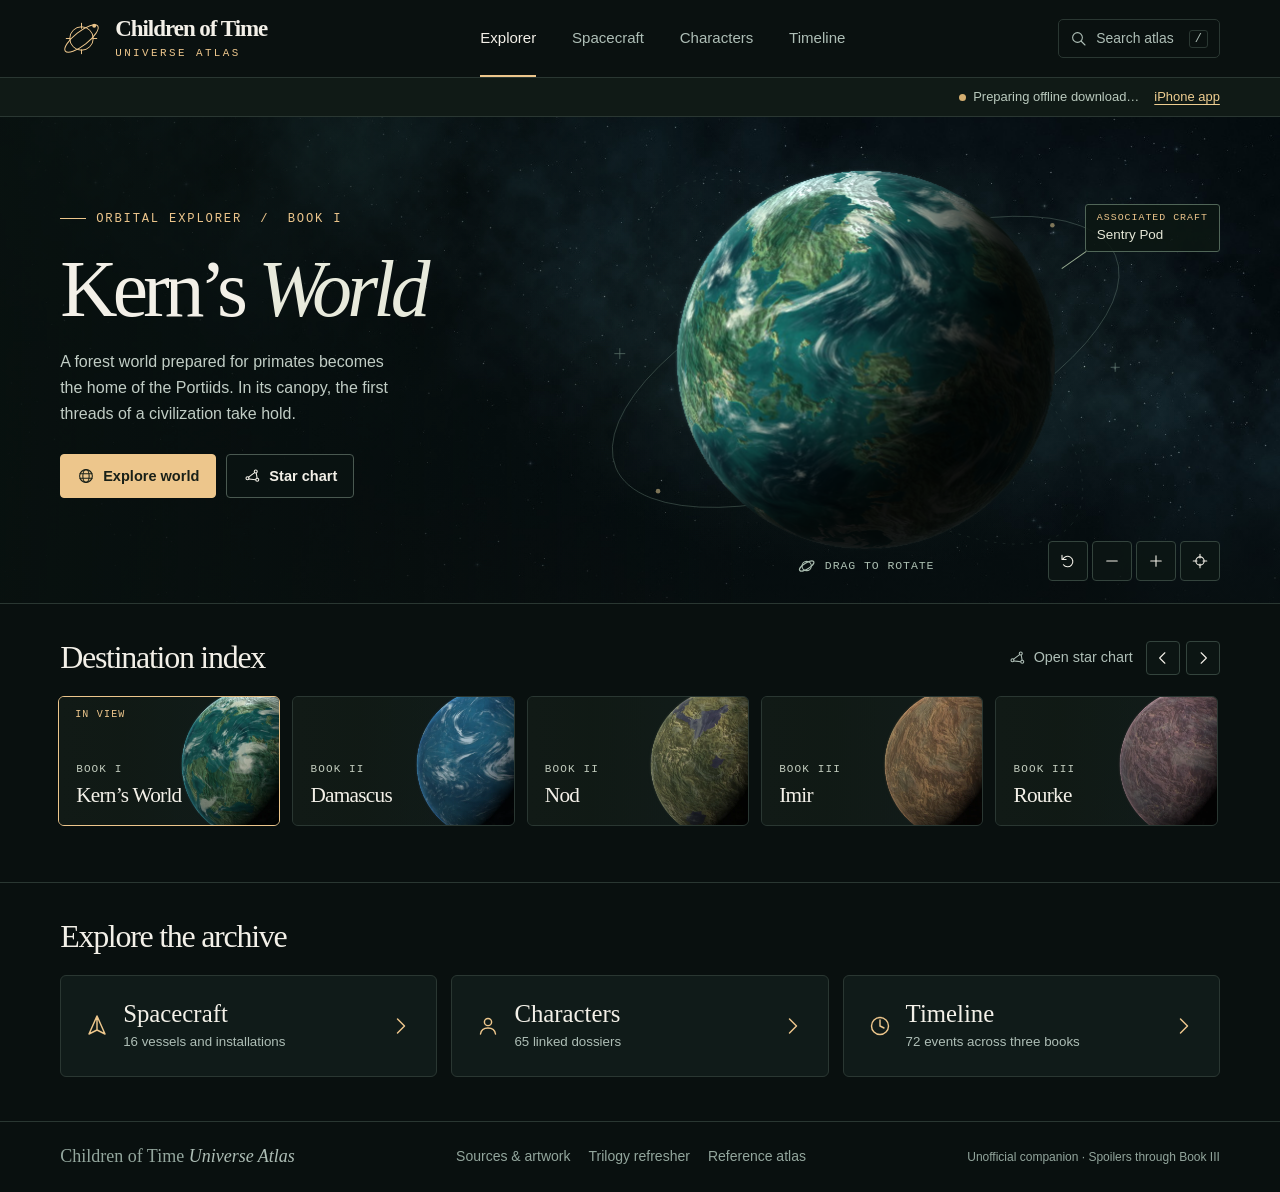
<file: index.html>
<!doctype html>
<html lang="en"><head>
<meta charset="utf-8"><meta name="viewport" content="width=device-width,initial-scale=1,viewport-fit=cover">
<meta name="theme-color" content="#09110f"><meta name="description" content="Explore the worlds, spacecraft, characters and connected history of the first three Children of Time novels in an interactive orbital atlas.">
<title>Children of Time · Universe Atlas</title><link rel="stylesheet" href="atlas.css">
<link rel="manifest" href="app.webmanifest"><link rel="apple-touch-icon" href="icons/apple-touch-icon.png">
<meta name="apple-mobile-web-app-title" content="Time Atlas"><meta name="apple-mobile-web-app-capable" content="yes">
<link rel="stylesheet" href="offline.css"><script defer src="offline-client.js"></script>
</head><body><a class="skip" href="#main">Skip to content</a><header>
<a class="brand" href="#/orbit/kerns" aria-label="Children of Time atlas home"><svg viewBox="0 0 44 44" width="43" height="43" fill="none" stroke="currentColor" aria-hidden="true"><circle cx="22" cy="22" r="12"/><ellipse cx="22" cy="22" rx="21" ry="7" transform="rotate(-38 22 22)"/><path d="M22 6v6m0 21v5M6 22h5m22 0h5"/><circle cx="35" cy="9" r="2" fill="currentColor" stroke="none"/></svg><span>Children of Time<small>Universe atlas</small></span></a>
<nav aria-label="Atlas navigation"><a href="#/orbit/kerns" data-nav="orbit">Explorer</a><a href="#/fleet" data-nav="fleet">Spacecraft</a><a href="#/people" data-nav="people">Characters</a><a href="#/chronology" data-nav="chronology">Timeline</a></nav>
<button class="searchButton" id="searchOpen" aria-label="Search the atlas"><span data-icon="search"></span><span class="searchWord">Search atlas</span><kbd>/</kbd></button></header>
<div class="offlineBar"><span><i class="statusMark" aria-hidden="true"></i><span data-offline-status role="status">Checking offline access…</span></span><button type="button" data-offline-retry hidden>Retry download</button><a href="offline.html" data-install-link>iPhone app</a></div>
<main id="main" tabindex="-1"></main>
<footer><span>Children of Time <i>Universe Atlas</i></span><div><a href="reader.html#/sources">Sources &amp; artwork</a><a href="reader.html#/refresher">Trilogy refresher</a><a href="reader.html#/atlas">Reference atlas</a></div><small>Unofficial companion · Spoilers through Book III</small></footer>
<dialog id="searchDialog"><form method="dialog" class="dialogHead"><strong>Search the atlas</strong><button class="iconBtn" aria-label="Close search" value="close">×</button></form><label for="lookup">Worlds, spacecraft, characters and events</label><input type="search" id="lookup" autocomplete="off" placeholder="Try Portia, Gilgamesh or Imir"><div id="results" aria-live="polite"></div></dialog>
<noscript><p>This interactive atlas needs JavaScript. <a href="https://www.adriantchaikovsky.com/children-of-time-series.html">Read the author’s guide to the novels.</a></p></noscript>
<script defer src="records.js"></script><script defer src="globes.js"></script><script defer src="vessels.js"></script><script defer src="explorer.js"></script>
</body></html>
</file>
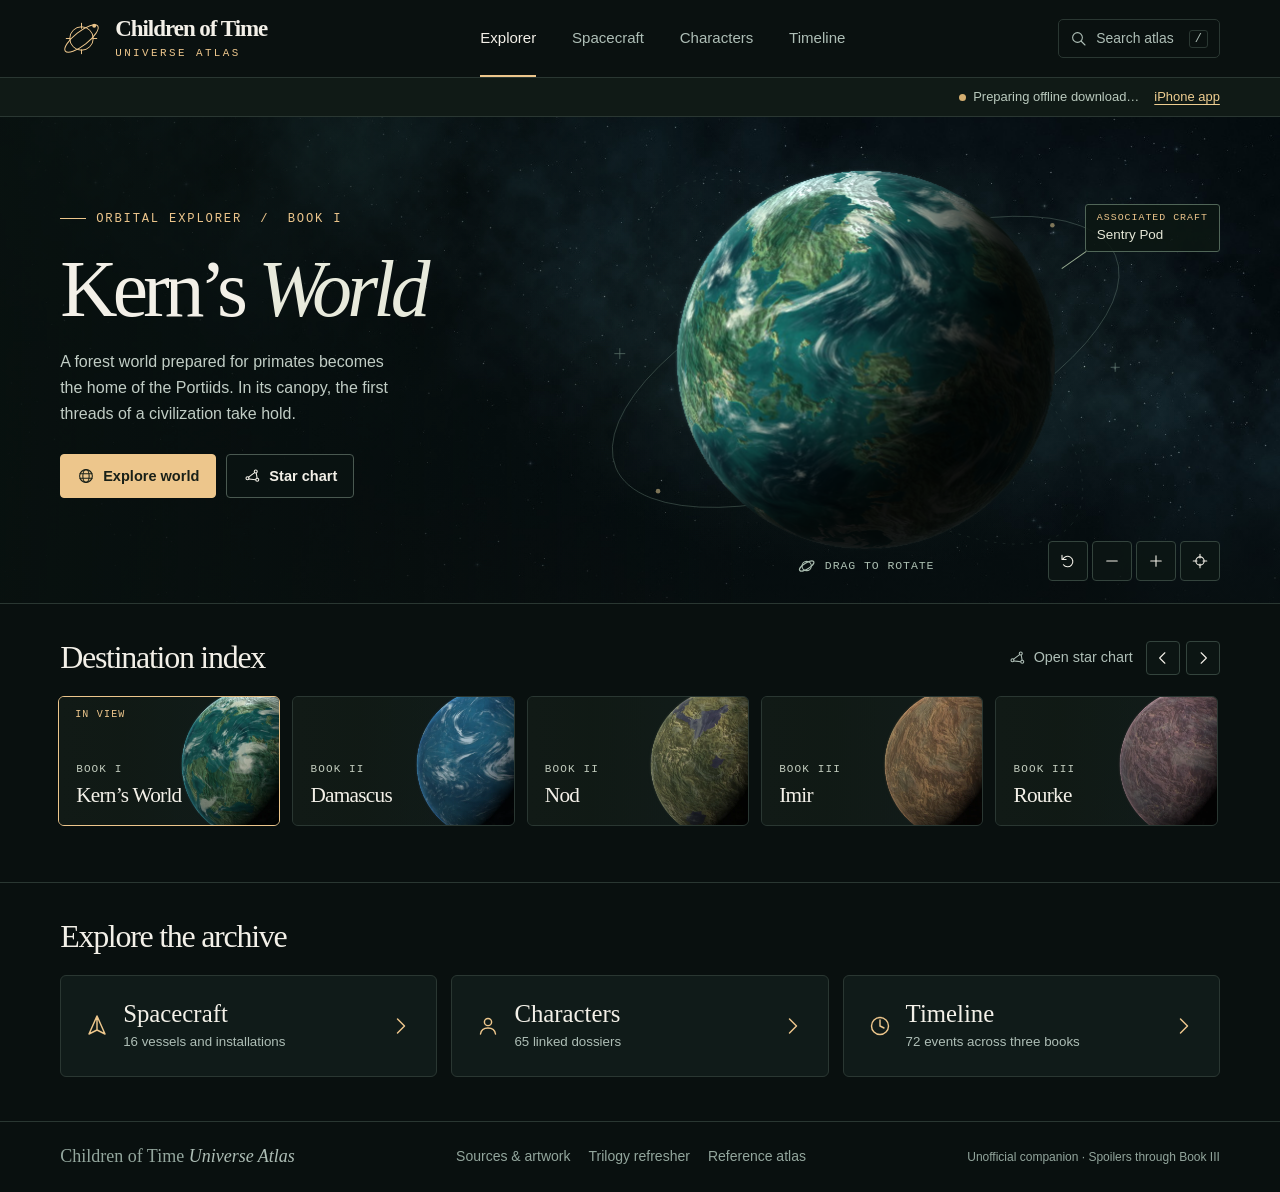
<file: children-of-time/index.html>
<!doctype html>
<html lang="en">
<head>
  <meta charset="utf-8">
  <meta name="viewport" content="width=device-width, initial-scale=1">
  <title>Children of Time Universe Atlas</title>
  <link rel="canonical" href="https://simonrj.github.io/MyLab/">
  <script>
    const atlas = new URL("https://simonrj.github.io/MyLab/");
    atlas.search = window.location.search;
    atlas.hash = window.location.hash;
    window.location.replace(atlas.href);
  </script>
  <noscript><meta http-equiv="refresh" content="0; url=https://simonrj.github.io/MyLab/"></noscript>
</head>
<body>
  <p><a href="https://simonrj.github.io/MyLab/">Open the Children of Time Universe Atlas</a></p>
</body>
</html>
</file>
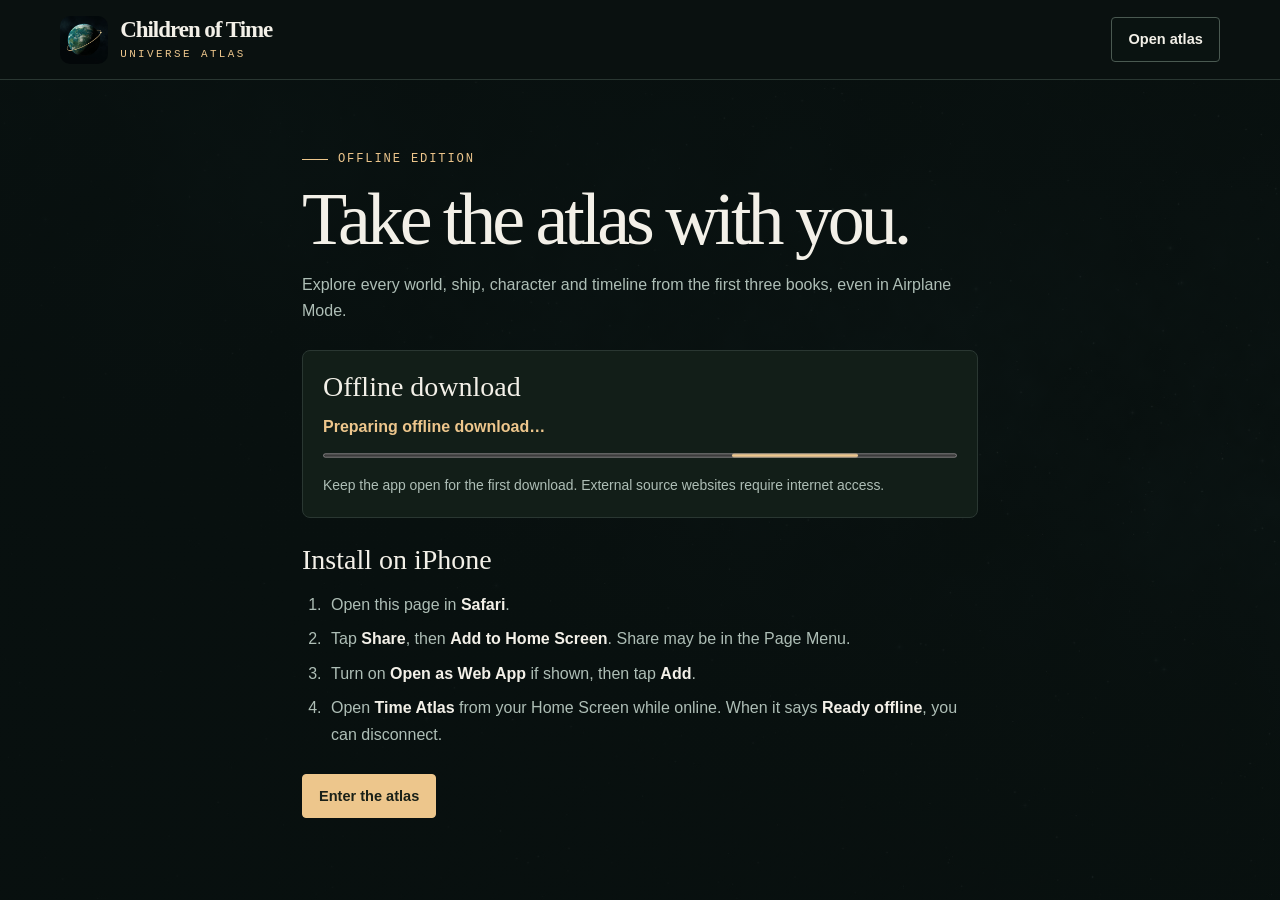
<file: offline.html>
<!doctype html>
<html lang="en"><head>
<meta charset="utf-8"><meta name="viewport" content="width=device-width, initial-scale=1, viewport-fit=cover">
<meta name="theme-color" content="#09110f"><title>Offline app · Children of Time Atlas</title>
<link rel="stylesheet" href="atlas.css"><link rel="stylesheet" href="offline.css">
<link rel="manifest" href="app.webmanifest"><link rel="apple-touch-icon" href="icons/apple-touch-icon.png">
<meta name="apple-mobile-web-app-title" content="Time Atlas"><meta name="apple-mobile-web-app-capable" content="yes">
</head><body class="installPage">
<header class="installHeader"><a class="brand" href="./"><img src="icons/apple-touch-icon.png" width="48" height="48" alt=""><span>Children of Time<small>Universe atlas</small></span></a><a class="quietBtn" href="./">Open atlas</a></header>
<main class="installMain"><div class="tag">Offline edition</div><h1>Take the atlas with you.</h1>
<p>Explore every world, ship, character and timeline from the first three books, even in Airplane Mode.</p>
<section class="pack"><h2>Offline download</h2><p class="packState" data-offline-status role="status">Checking this device…</p>
<progress data-offline-progress aria-label="Atlas download progress" hidden></progress>
<button class="quietBtn" data-offline-retry hidden>Retry download</button><small data-download-error style="display:block;overflow-wrap:anywhere"></small>
<p class="packNote">Keep the app open for the first download. External source websites require internet access.</p></section>
<section id="installSteps"><h2>Install on iPhone</h2><ol><li>Open this page in <strong>Safari</strong>.</li><li>Tap <strong>Share</strong>, then <strong>Add to Home Screen</strong>. Share may be in the Page Menu.</li><li>Turn on <strong>Open as Web App</strong> if shown, then tap <strong>Add</strong>.</li><li>Open <strong>Time Atlas</strong> from your Home Screen while online. When it says <strong>Ready offline</strong>, you can disconnect.</li></ol></section>
<a class="primary" href="./">Enter the atlas</a></main>
<script defer src="offline-client.js"></script></body></html>
</file>
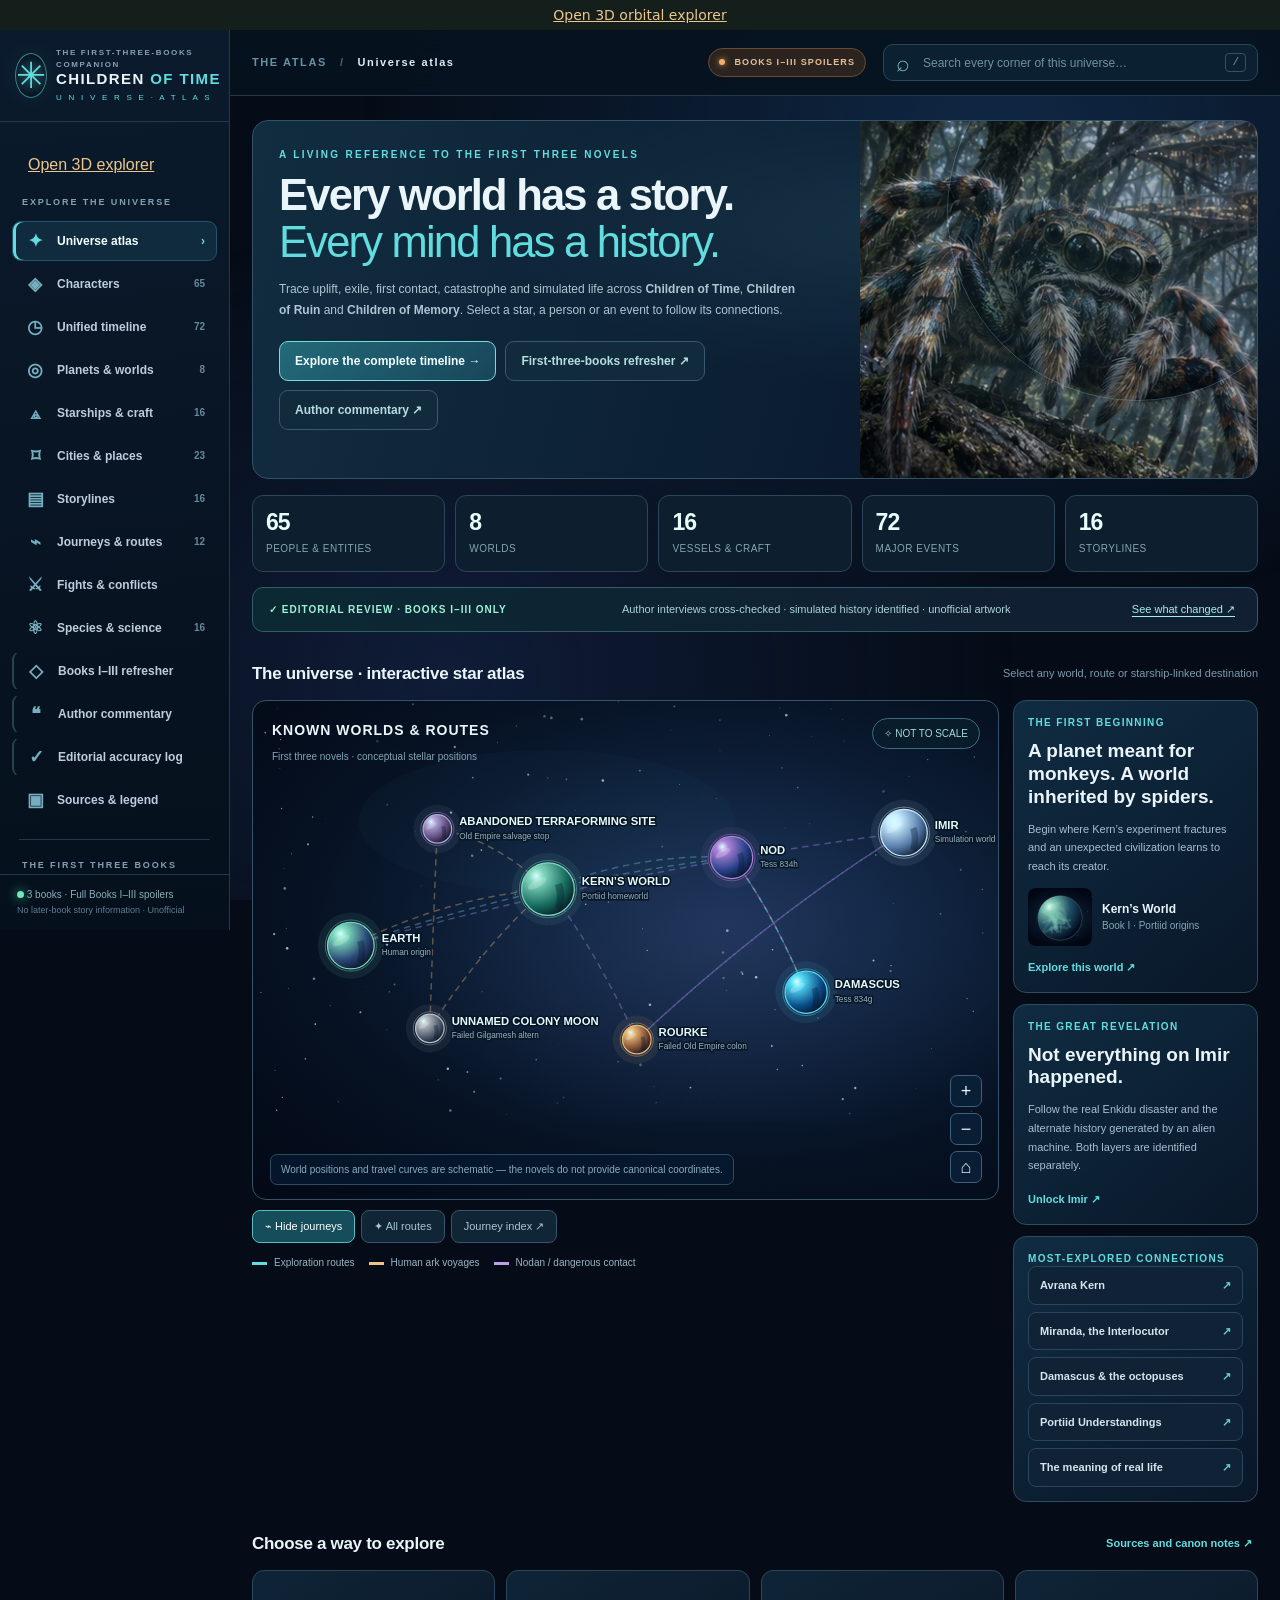
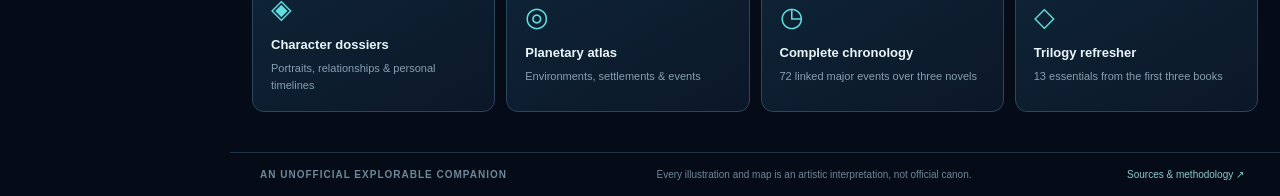
<file: reader.html>
<!doctype html>
<html lang="en">
<head>
  <meta charset="utf-8">
  <meta name="viewport" content="width=device-width, initial-scale=1, viewport-fit=cover">
  <meta name="theme-color" content="#07111f">
  <meta name="apple-mobile-web-app-capable" content="yes">
  <meta name="apple-mobile-web-app-status-bar-style" content="black-translucent">
  <meta name="color-scheme" content="dark">
  <meta name="description" content="Interactive, spoiler-complete companion atlas for the first three Children of Time novels: characters, worlds, ships, journeys, conflicts and timelines.">
  <title>Children of Time — Universe Atlas · Books I–III</title>
  <style>
:root{--bg:#050c17;--bg2:#081421;--panel:#0b1929;--panel2:#102338;--panel3:#0b1e31;--stroke:#23384d;--stroke2:#2e5167;--text:#eaf5fa;--muted:#98acbb;--sub:#5f7b90;--aqua:#62dddf;--aqua2:#9ef3ef;--gold:#ecc38b;--blue:#7795ed;--purple:#bb9feb;--pink:#f09fb2;--green:#7edfb7;--r:15px;--side:250px}
*{box-sizing:border-box}html{scroll-behavior:smooth}body{margin:0;color:var(--text);font-family:Inter,ui-sans-serif,-apple-system,BlinkMacSystemFont,"Segoe UI",sans-serif;background:var(--bg);line-height:1.5}body:before{content:"";position:fixed;inset:0;z-index:-1;background:radial-gradient(ellipse at 78% 15%,#102845 0%,transparent 45%),radial-gradient(ellipse at 35% 75%,#101d38 0%,transparent 48%)}button,input,select{font:inherit}button{color:inherit;cursor:pointer}a{color:#8ee9ed}a:hover{color:#d7ffff}button:focus-visible,a:focus-visible,input:focus-visible,select:focus-visible,[tabindex]:focus-visible{outline:2px solid var(--aqua);outline-offset:3px}img{display:block;max-width:100%}button:disabled{opacity:.4;cursor:not-allowed}
.app-shell{display:flex;min-height:100vh}.sidebar{position:sticky;top:0;height:100vh;width:var(--side);flex:0 0 var(--side);background:linear-gradient(175deg,#0b1b2d,#071321 65%,#05101c);border-right:1px solid var(--stroke);display:flex;flex-direction:column;z-index:30;overflow:hidden}.brand{height:92px;min-height:92px;display:flex;align-items:center;gap:9px;padding:12px 15px;border-bottom:1px solid var(--stroke);cursor:pointer}.brand-symbol{height:45px;width:45px;display:grid;place-items:center;font-size:36px;color:var(--aqua);border-radius:50%;border:1px solid #3c8090;background:radial-gradient(circle,#244757,#071622 75%);box-shadow:0 0 23px #45d2de14}.brand-symbol span{line-height:1}.brand-over{color:#89a1b4;letter-spacing:1.65px;font-size:8px;font-weight:800}.brand-title{line-height:1.12;font-weight:900;letter-spacing:1.4px;font-size:15px;white-space:nowrap}.brand-title span{color:var(--aqua)}.brand-bottom{font-size:8px;color:var(--aqua);letter-spacing:2.25px;margin-top:4px}.sidebar-scroll{overflow-y:auto;padding:19px 12px 12px;scrollbar-color:#294056 transparent;scrollbar-width:thin;flex:1}.side-kicker{color:#82a1b5;font-size:9px;letter-spacing:1.9px;font-weight:850;margin:7px 10px 11px}.main-nav{display:flex;flex-direction:column;gap:3px}.nav-link{border:1px solid transparent;background:transparent;text-align:left;border-radius:9px;display:flex;align-items:center;gap:11px;padding:10px 11px;color:#bdcddd;font-size:12px;font-weight:620;transition:.15s}.nav-link:hover,.nav-link.active{color:#f2ffff;background:#102b3d;border-color:#25536a}.nav-link.active{box-shadow:inset 3px 0 0 var(--aqua)}.nav-icon{font-size:18px;width:22px;line-height:1;color:#75aebf;text-align:center}.nav-link.active .nav-icon{color:var(--aqua)}.nav-count{color:#66899e;margin-left:auto;font-size:10px}.nav-arrow{color:var(--aqua);margin-left:auto}.sidebar-divider{height:1px;background:var(--stroke);margin:19px 7px}.side-books{display:flex;flex-direction:column;gap:5px;margin:0 2px 17px}.book-btn{display:flex;align-items:center;gap:10px;background:#0b1a2a;border:1px solid #1c3449;border-radius:9px;padding:8px 10px;color:#bbd0df;text-align:left;font-size:11px}.book-btn:hover{background:#132c40}.book-btn.active{border-color:#4fa7ae;color:white;background:#102e42}.book-num{display:grid;place-items:center;font-size:11px;font-weight:800;width:28px;height:28px;color:var(--aqua);border-radius:6px;background:#1b3c47}.book-one{color:#90e7c7;background:#15382e}.book-two{color:#efb5d5;background:#41243d}.book-three{color:#a1bdff;background:#243558}.quick-links{display:grid;gap:3px;margin:0 3px}.quick-links button{border:0;background:transparent;display:flex;justify-content:space-between;padding:8px 10px;font-size:11px;color:#96b2c2;text-align:left;border-radius:6px}.quick-links button:hover{background:#122a3d;color:#ecffff}.side-footer{font-size:10px;color:#88b0b9;border-top:1px solid var(--stroke);padding:12px 17px;line-height:1.55}.side-footer small{color:#607c91;font-size:9px}.indicator,.spoiler-dot{display:inline-block;border-radius:100%;background:#70e8bd;width:7px;height:7px;box-shadow:0 0 11px #43dba8}.workspace{min-width:0;flex:1;display:flex;flex-direction:column;min-height:100vh}.topbar{height:66px;flex:0 0 66px;position:sticky;top:0;z-index:20;background:#071320ed;backdrop-filter:blur(18px);border-bottom:1px solid #24384a;display:flex;align-items:center;justify-content:space-between;gap:16px;padding:0 31px}.breadcrumb{font-size:11px;letter-spacing:1.6px;font-weight:820;color:#6693a6;white-space:nowrap}.breadcrumb span:last-child{color:#daeff4}.crumb-sep{margin:0 13px;color:#4d677a}.topbar-right{display:flex;align-items:center;gap:17px;min-width:0}.spoiler-pill{white-space:nowrap;font-size:9px;color:#e7bf95;background:#2a231f;border:1px solid #694a30;padding:7px 10px;border-radius:100px;letter-spacing:1.1px;font-weight:820}.spoiler-dot{background:#edb16c;box-shadow:0 0 6px #e9a24d;margin-right:6px;width:6px;height:6px}.search-shell{position:relative;min-width:290px;width:min(32vw,375px)}.search-shell input{height:37px;border:1px solid #2a465c;border-radius:10px;padding:0 34px 0 39px;background:#0b2031;color:white;font-size:12px;width:100%;outline:none}.search-shell input:focus{border-color:#61c8cf}.search-shell input::placeholder{color:#6f91a6}.search-icon{position:absolute;left:13px;top:2px;font-size:23px;color:#7baebc}.search-shell kbd{position:absolute;right:12px;top:9px;border:1px solid #38516a;color:#7792aa;padding:0 6px;border-radius:4px;font-size:11px}.search-popup{position:absolute;right:0;top:47px;background:#101f30;border:1px solid #2d5266;box-shadow:0 24px 70px #000b;width:min(410px,90vw);max-height:430px;overflow:auto;padding:8px;border-radius:12px;z-index:50}.search-popup[hidden]{display:none}.suggest-item{display:flex;gap:10px;border:0;background:transparent;text-align:left;width:100%;padding:9px 10px;align-items:center;border-radius:8px}.suggest-item:hover{background:#18384b}.suggest-item small{display:block;color:#809aab;font-size:10px}.suggest-icon{display:grid;place-items:center;width:28px;height:28px;background:#203749;border-radius:7px;color:var(--aqua)}.mobile-menu{display:none}.content{padding:28px 30px 44px;max-width:1850px;margin:0 auto;width:100%;flex:1}.footline{display:flex;align-items:center;gap:18px;justify-content:space-between;border-top:1px solid #1f3547;padding:13px 30px;color:#6f8799;font-size:10px}.footline span:first-child{letter-spacing:1px;font-weight:800}.footline button{border:0;background:none;color:#8ccbd0}.drawer-scrim{position:fixed;inset:0;background:#010714ab;backdrop-filter:blur(4px);z-index:43}.drawer-scrim[hidden]{display:none}.drawer{position:fixed;right:0;top:0;bottom:0;width:min(530px,100vw);background:#081726;box-shadow:-22px 0 80px #0009;border-left:1px solid #365365;z-index:45;overflow:auto;scrollbar-width:thin;scrollbar-color:#33556a transparent}.drawer[hidden]{display:none}.drawer-close{position:absolute;top:19px;right:20px;z-index:1;background:#071722df;border:1px solid #3d6378;width:38px;height:38px;border-radius:9px;font-size:23px;display:grid;place-items:center}.drawer-close:hover{border-color:var(--aqua)}.drawer-hero{width:100%;height:285px;object-fit:cover;object-position:center 28%;background:#0b2134}.drawer-hero.person{height:360px;object-position:center 20%}.drawer-body{padding:26px 28px 50px}.drawer-eyebrow,.eyebrow{font-size:10px;letter-spacing:2.3px;font-weight:800;color:var(--aqua);text-transform:uppercase}.drawer-body h2{font-size:30px;line-height:1.16;letter-spacing:-.9px;margin:9px 0 12px}.drawer-role{font-size:13px;color:#a8cbd3;margin-bottom:15px}.drawer-body p{color:#b5c8d3;font-size:13px;line-height:1.82}.mini-section{border-top:1px solid #243b50;padding-top:21px;margin-top:25px}.mini-section h3{font-size:11px;color:#93b5c2;letter-spacing:1.35px;text-transform:uppercase;margin:0 0 12px}.tag-links{display:flex;flex-wrap:wrap;gap:7px}.tag-links button,.pill-link{border:1px solid #304a60;background:#10283a;color:#bfe8ea;border-radius:8px;padding:7px 10px;font-size:11px}.tag-links button:hover,.pill-link:hover{border-color:var(--aqua);color:white}.event-mini{border-left:1px solid #3f6875;margin-left:8px;padding:0 0 16px 18px;position:relative}.event-mini:before{content:"";position:absolute;width:7px;height:7px;border-radius:50%;background:var(--aqua);left:-4px;top:8px;box-shadow:0 0 0 4px #1a3944}.event-mini button{border:0;background:none;text-align:left;display:block;color:#e8f5f7;font-size:12px;font-weight:750;padding:0}.event-mini button:hover{color:var(--aqua)}.event-mini small{color:#7a9aaa;font-size:10px}.event-mini p{margin:4px 0 0;font-size:11px;line-height:1.6;color:#90a8b8}.label-row{display:flex;justify-content:space-between;align-items:center;gap:14px}.prose-italic{font-style:italic;color:#a6b9c4}.tiny-note{color:#839eae;font-size:11px;line-height:1.6}.factbox{border-left:3px solid #5caaaf;background:#10293b;padding:12px 14px;border-radius:0 9px 9px 0;font-size:12px;color:#bed9e0;line-height:1.7}.mini-surface{background:#071724;border:1px solid #284759;border-radius:12px;overflow:hidden;position:relative;margin:14px 0}.mini-surface svg{width:100%;height:auto;display:block}.mini-surface .map-pin{cursor:pointer}.mini-surface .map-pin:hover{filter:brightness(1.8)}
/* headings / cards */
.page-head{display:flex;align-items:flex-end;justify-content:space-between;gap:22px;margin:1px 0 24px}.page-head h1{margin:7px 0 5px;font-size:clamp(26px,3.5vw,41px);line-height:1.17;letter-spacing:-1.5px}.page-head p{font-size:13px;color:#9fb2c0;max-width:760px;margin:7px 0}.page-tools{display:flex;gap:9px;align-items:center;flex-wrap:wrap}.select-ui,.select-ui select{color:#b8dce1;background:#102336;border:1px solid #345267;border-radius:9px;padding:9px 11px;font-size:12px}.select-ui select{border:0;padding:0;outline:none}.surface{background:linear-gradient(145deg,#0c1c2d,#081725);border:1px solid #294258;border-radius:var(--r);box-shadow:0 13px 25px #0002}.section-label{display:flex;align-items:center;justify-content:space-between;margin:29px 0 14px;gap:10px}.section-label h2{margin:0;font-size:17px;letter-spacing:-.3px}.section-label small{font-size:11px;color:#7c9aae}.link-action{border:0;background:none;color:var(--aqua);font-size:11px;font-weight:720}.link-action:hover{color:#e6ffff}.muted{color:var(--muted)}.data-grid{display:grid;grid-template-columns:repeat(auto-fill,minmax(225px,1fr));gap:13px}.rich-card{border:1px solid #2c4559;background:linear-gradient(160deg,#122638,#0a1828);border-radius:12px;overflow:hidden;text-align:left;padding:0;position:relative;min-height:240px;display:flex;flex-direction:column;transition:transform .16s,border-color .16s,box-shadow .16s}.rich-card:hover{transform:translateY(-3px);border-color:#5eabb5;box-shadow:0 18px 25px #0005}.rich-card>img{width:100%;height:150px;object-fit:cover;object-position:center 30%;border-bottom:1px solid #2a4554;transition:transform .2s}.rich-card:hover>img{filter:brightness(1.12)}.rich-card.character-card>img{height:188px;object-position:center 25%}.rich-card .card-content{padding:14px;flex:1}.card-title{font-size:15px;font-weight:820;color:#f4ffff;line-height:1.25}.card-sub{font-size:11px;color:var(--aqua);margin:4px 0 7px}.card-desc{font-size:11px;color:#91a8b7;line-height:1.62;display:-webkit-box;-webkit-line-clamp:3;-webkit-box-orient:vertical;overflow:hidden}.card-footer{margin-top:10px;display:flex;justify-content:space-between;align-items:center;gap:6px;font-size:10px;color:#7196a8}.book-tags{display:inline-flex;gap:4px}.book-tag{border:1px solid #315a5c;background:#142f37;padding:1px 5px;font-size:9px;color:#80d9c9;border-radius:4px;font-weight:800}.book-tag.b2{border-color:#5a3d58;color:#e7a1d1;background:#302039}.book-tag.b3{border-color:#38547a;color:#a7c3ff;background:#1d2d49}.grid-wide{grid-template-columns:repeat(auto-fill,minmax(260px,1fr))}.simple-card{display:flex;gap:14px;align-items:flex-start;border:1px solid #2a455b;background:linear-gradient(130deg,#102336,#0b1b2b);padding:16px;border-radius:12px;text-align:left;width:100%;transition:.15s}.simple-card:hover{border-color:#5bb1b5;background:#16324a}.simple-card .simple-icon{flex:0 0 35px;width:35px;height:35px;border:1px solid #41627a;border-radius:8px;display:grid;place-items:center;color:var(--aqua);font-size:19px}.simple-card strong{font-size:13px;display:block}.simple-card small{font-size:11px;color:#94abb9;display:block;margin-top:5px;line-height:1.5}.empty-state{padding:45px;text-align:center;border:1px dashed #2c495a;color:#8bacbd;border-radius:12px}.empty-state strong{display:block;font-size:17px;color:#d5e9f2;margin:6px 0}.filter-input{border:1px solid #375265;border-radius:10px;background:#0c2030;color:#eaf9f8;padding:10px 13px;width:220px;outline:none;font-size:12px}.filter-input::placeholder{color:#6e8ba2}.segmented{display:inline-flex;align-items:center;border:1px solid #345066;background:#0b2030;border-radius:10px;padding:3px;gap:3px;flex-wrap:wrap}.segmented button{border:0;border-radius:7px;color:#91b1bf;background:transparent;padding:8px 12px;font-size:11px;font-weight:700;white-space:nowrap}.segmented button:hover{color:white}.segmented button.active{background:#205061;color:#efffff;box-shadow:inset 0 0 0 1px #3f8f9c}.notice-row{padding:10px 14px;border:1px solid #40516a;border-radius:9px;background:#131e31;font-size:11px;color:#b7bfd4;margin-bottom:19px}.notice-row strong{color:#b7d9e5}
/* atlas hero */
.hero{border:1px solid #325267;border-radius:16px;overflow:hidden;display:grid;grid-template-columns:1.3fr .85fr;min-height:246px;background:radial-gradient(ellipse at 65% 30%,#23485b77,transparent 44%),linear-gradient(105deg,#122d40,#0a1b2f 66%,#071322)}.hero-copy{padding:33px 38px;position:relative;z-index:1}.hero h1{font-size:clamp(29px,3.4vw,49px);line-height:1.08;letter-spacing:-1.8px;margin:10px 0 13px;font-weight:850}.hero h1 em{font-weight:500;font-style:normal;color:var(--aqua)}.hero p{font-size:12px;line-height:1.75;color:#afc5d2;max-width:520px}.hero-cta{display:flex;gap:9px;flex-wrap:wrap;margin-top:20px}.primary-btn,.ghost-btn{border:1px solid #76dcde;background:linear-gradient(135deg,#236a78,#18465b);color:#efffff;padding:10px 15px;border-radius:9px;font-size:12px;font-weight:750}.primary-btn:hover{filter:brightness(1.22)}.ghost-btn{border-color:#385970;background:#112a3c;color:#b5dce1}.ghost-btn:hover{border-color:#66c0ca;color:white}.hero-visual{position:relative;overflow:hidden}.hero-visual:before{content:"";position:absolute;inset:0;background:linear-gradient(90deg,#0b1f3000,#07132139 55%),radial-gradient(ellipse at center,#69bdc326,transparent 60%);z-index:1}.hero-visual img{width:100%;height:100%;object-fit:cover;object-position:60% 17%;filter:saturate(.65) contrast(1.05);opacity:.84}.hero-visual .hero-orbit{position:absolute;width:380px;height:380px;border-radius:50%;border:1px solid #9cd8ff44;right:-70px;top:-100px;z-index:2;box-shadow:0 0 0 37px #a0f3ff04,0 0 0 100px #a0f3ff04}.stats{display:grid;grid-template-columns:repeat(5,1fr);gap:10px;margin-top:16px}.stat{border:1px solid #2b4659;background:#0d1e2e;padding:15px 13px;border-radius:11px}.stat strong{font-size:23px;color:#e6fffc;letter-spacing:-1px;font-weight:790;display:block;line-height:1}.stat small{font-size:10px;color:#83a5b4;margin-top:7px;display:block;letter-spacing:.5px}.atlas-layout{display:grid;grid-template-columns:minmax(0,1fr) 293px;gap:14px}.atlas-map{height:540px;overflow:hidden;position:relative;background:radial-gradient(ellipse at 64% 44%,#152f51,#061122 65%,#030815);border:1px solid #355469;border-radius:14px}.map-hdr{position:absolute;z-index:3;top:17px;left:19px;right:18px;display:flex;justify-content:space-between;gap:10px;align-items:flex-start;pointer-events:none}.map-hdr>*{pointer-events:auto}.map-hdr h3{margin:2px 0 2px;font-size:14px;letter-spacing:1px}.map-hdr small{color:#83a5b5;font-size:10px}.map-badge{border:1px solid #3d6c80;background:#091d2bdd;border-radius:30px;padding:7px 11px;font-size:10px;color:#a6d8dd}.map-svg{width:100%;height:100%;display:block}.map-svg .map-node{cursor:pointer;transition:opacity .14s}.map-svg .map-node:hover .node-circle{stroke:#ecffff;stroke-width:3}.map-svg .node-label{font-size:15px;fill:#e4f9ff;font-weight:800;paint-order:stroke;stroke:#071523;stroke-width:4px;stroke-linejoin:round}.map-svg .node-sub{font-size:11px;fill:#94b4c6;paint-order:stroke;stroke:#081625;stroke-width:4px}.map-svg .map-route{cursor:pointer;transition:opacity .18s;fill:none;stroke-width:2;stroke-linecap:round;stroke-dasharray:7 8}.map-svg .map-route:hover{stroke-width:5!important;opacity:1!important}.map-mapnote{position:absolute;bottom:14px;left:17px;color:#88abbb;font-size:10px;background:#06192fcf;padding:7px 10px;border:1px solid #2e4c61;border-radius:7px;pointer-events:none}.map-controls{position:absolute;bottom:16px;right:16px;display:flex;flex-direction:column;gap:6px;z-index:3}.map-controls button{background:#0a2138df;border:1px solid #406079;width:32px;height:32px;border-radius:7px;font-size:18px}.map-controls button:hover{border-color:#6fe0e2}.map-layerbar{display:flex;gap:6px;margin-top:10px;flex-wrap:wrap}.map-layerbar button{border:1px solid #36566b;background:#102535;border-radius:8px;font-size:11px;color:#a8c6d4;padding:7px 12px}.map-layerbar button.active{border-color:#58bcc2;background:#164d5b;color:white}.atlas-side{display:grid;grid-template-rows:auto auto 1fr;gap:11px}.side-feature{padding:18px;background:linear-gradient(140deg,#102c42,#091728);border:1px solid #2d4d5f;border-radius:13px}.side-feature .kicker{color:var(--aqua);font-size:10px;font-weight:800;letter-spacing:1.35px}.side-feature h3{font-size:19px;line-height:1.2;margin:10px 0}.side-feature p{color:#a5c0cf;font-size:11px;line-height:1.7}.side-feature button{border:0;color:var(--aqua);background:none;font-size:11px;padding:0;font-weight:800}.tiny-planet-line{display:flex;gap:10px;align-items:center;margin-top:12px}.tiny-planet-line img{width:64px;height:58px;object-fit:cover;border-radius:8px}.tiny-planet-line strong{display:block;font-size:12px}.tiny-planet-line small{display:block;color:#87a6b6;font-size:10px}.featured-links{display:grid;gap:7px}.featured-links button{width:100%;text-align:left;padding:10px 11px;background:#102336;border:1px solid #2b455a;border-radius:8px;display:flex;justify-content:space-between;font-size:11px;color:#d3e5ed}.featured-links button:hover{border-color:#6fcbd2}.featured-links span{color:#69cbd0}.lower-browse{display:grid;grid-template-columns:repeat(4,1fr);gap:11px}.browse-card{padding:18px;background:linear-gradient(150deg,#0e2436,#0b1728);border:1px solid #2c465c;border-radius:12px;text-align:left}.browse-card:hover{border-color:#65afb8}.browse-icon{font-size:27px;color:var(--aqua);display:block}.browse-card strong{font-size:13px;display:block;margin-top:5px}.browse-card small{font-size:11px;color:#86a0b0;display:block;margin-top:6px}.map-legend{display:flex;flex-wrap:wrap;gap:14px;font-size:10px;color:#99b4c3;margin:12px 0 0}.map-legend span:before{content:"";display:inline-block;width:15px;height:3px;vertical-align:middle;background:var(--aqua);margin-right:7px}.map-legend span:nth-child(2):before{background:var(--gold)}.map-legend span:nth-child(3):before{background:var(--purple)}
/* timeline */
.timeline-tools{display:flex;gap:10px;align-items:center;flex-wrap:wrap;margin-bottom:16px}.timeline-tools label{font-size:11px;color:#9fb1bf}.timeline-tools select{background:#0d2235;border:1px solid #325266;color:#bce6ea;border-radius:8px;padding:9px;font-size:12px}.timeline-hero{padding:20px;border:1px solid #315469;background:linear-gradient(130deg,#0e2e41,#101b30);border-radius:13px}.timeline-range{width:100%;accent-color:#64dcda;cursor:pointer;margin:18px 0 9px}.tl-ticks{display:flex;justify-content:space-between;font-size:10px;color:#789cb1;gap:5px}.tl-spotlight{display:grid;grid-template-columns:64px 1fr;gap:16px;margin-top:19px;padding:19px;background:#081b2bd9;border:1px solid #30556a;border-radius:12px}.tl-num{font-weight:900;font-size:30px;color:var(--aqua)}.tl-spotlight h3{margin:3px 0 8px;font-size:21px}.tl-spotlight p{font-size:12px;color:#aac6d2;line-height:1.7;margin:0 0 10px}.tl-focus-tools{display:flex;gap:7px;align-items:center}.mini-btn{background:#12344a;border:1px solid #356179;color:#c2ecec;border-radius:7px;padding:7px 10px;font-size:11px}.mini-btn:hover{border-color:#7de0df}.timeline-items{margin:12px 0 10px;display:grid;gap:9px}.timeline-row{display:grid;grid-template-columns:68px 1fr;gap:15px;align-items:stretch}.timeline-gutter{padding:15px 6px;text-align:right;border-right:1px solid #2f5664;color:#7695aa;font-size:10px;position:relative}.timeline-gutter:after{content:"";position:absolute;right:-4px;top:21px;width:7px;height:7px;border-radius:50%;background:#7bc8c9}.timeline-row.simulated .timeline-gutter:after{background:var(--purple)}.timeline-entry{padding:14px 16px;background:#0c2132;border:1px solid #2e495b;border-radius:10px;text-align:left;display:block;width:100%}.timeline-entry:hover,.timeline-row.focus .timeline-entry{background:#153348;border-color:#60a9ba}.timeline-entry strong{font-size:13px;display:block;margin:3px 0 5px}.timeline-entry p{color:#90afbd;font-size:11px;line-height:1.58;margin:0}.event-meta{display:flex;gap:8px;align-items:center;flex-wrap:wrap;font-size:10px;color:#87a2b7}.era-line{font-size:11px;letter-spacing:1.6px;font-weight:850;color:#b6dce1;padding:12px 0 4px 85px;margin:20px 0 0;border-top:1px solid #233c50}
/* routes / stories / science */
.route-card{padding:17px 19px;border:1px solid #2c485c;background:linear-gradient(115deg,#112638,#0b1b2a);border-radius:12px}.route-card h3{font-size:16px;margin:7px 0}.route-card p{font-size:12px;color:#94adbd;line-height:1.65;margin:0 0 13px}.route-stops{display:flex;align-items:center;flex-wrap:wrap;gap:7px}.route-stops button{border:1px solid #34596a;border-radius:7px;background:#142e40;color:#bde8e9;padding:6px 9px;font-size:10px}.route-stops span{color:#5ec9cf;font-size:15px}.route-bottom{display:flex;align-items:center;justify-content:space-between;gap:12px;margin-top:14px}.arc-group{display:grid;gap:10px}.arc-card{border:1px solid #2d495e;border-radius:12px;background:#0c1e31;padding:19px;display:grid;grid-template-columns:48px 1fr;gap:13px}.arc-num{font-size:23px;color:var(--aqua);font-weight:900;opacity:.75}.arc-card h3{font-size:16px;margin:0 0 6px}.arc-card p{font-size:12px;line-height:1.7;color:#9eb6c2;margin:0 0 11px}.arc-card .arc-people{color:#80adba;font-size:10px;margin-top:10px}.two-col{display:grid;grid-template-columns:repeat(2,minmax(0,1fr));gap:13px}.lore-card{border:1px solid #2b465b;border-radius:11px;background:#102134;padding:18px;text-align:left;min-height:167px}.lore-card:hover{border-color:#6bc2c6}.lore-card h3{font-size:14px;margin:7px 0}.lore-card p{font-size:11px;color:#9eb0be;line-height:1.65;display:-webkit-box;-webkit-line-clamp:4;-webkit-box-orient:vertical;overflow:hidden}.lore-card .lore-icon{color:var(--aqua);font-size:24px}.source-list{display:grid;gap:9px}.source-list a{display:block;padding:14px 17px;border:1px solid #315166;border-radius:9px;text-decoration:none;background:#10283a;font-size:12px}.source-list a:hover{border-color:var(--aqua)}.explain-grid{display:grid;grid-template-columns:repeat(2,minmax(0,1fr));gap:14px}.explain-panel{padding:20px;border:1px solid #304e63;background:#0e2335;border-radius:11px}.explain-panel h3{font-size:14px;margin:0 0 8px}.explain-panel p{font-size:12px;color:#97b4c4;margin:0;line-height:1.7}
@media(max-width:1300px){:root{--side:230px}.content{padding:24px 22px 40px}.atlas-layout{grid-template-columns:minmax(0,1fr) 245px}.stats{grid-template-columns:repeat(5,1fr)}.hero-copy{padding:26px}.atlas-map{height:500px}.topbar{padding:0 22px}.search-shell{min-width:230px}.side-feature{padding:14px}}
@media(max-width:1080px){.atlas-layout{grid-template-columns:1fr}.atlas-side{grid-template-columns:repeat(3,minmax(0,1fr));grid-template-rows:none}.side-feature h3{font-size:15px}.atlas-map{height:480px}.stats{grid-template-columns:repeat(5,1fr)}.lower-browse{grid-template-columns:repeat(4,1fr)}.hero{grid-template-columns:1.3fr .6fr}.search-shell{min-width:200px}.spoiler-pill{display:none}}
@media(max-width:800px){:root{--side:280px}.sidebar{position:fixed;left:0;transform:translateX(-101%);transition:transform .2s;z-index:42;width:var(--side)}.sidebar.open{transform:translateX(0)}.sidebar-scrim{display:none;position:fixed;inset:0;background:#0009;z-index:40}.sidebar-scrim.open{display:block}.mobile-menu{display:grid}.icon-button{width:35px;height:35px;background:#102d40;border:1px solid #315367;border-radius:8px;place-items:center}.topbar{padding:0 15px;height:61px;flex-basis:61px}.search-shell{width:min(43vw,330px);min-width:140px}.breadcrumb{letter-spacing:1px;font-size:10px}.content{padding:17px 14px 34px}.hero{grid-template-columns:1fr .45fr}.hero h1{font-size:32px}.hero-copy{padding:24px}.stats{grid-template-columns:repeat(3,1fr)}.stat:nth-child(4),.stat:nth-child(5){display:none}.atlas-map{height:440px}.atlas-side{grid-template-columns:repeat(2,minmax(0,1fr))}.atlas-side .side-feature:last-child{grid-column:1/-1}.lower-browse{grid-template-columns:repeat(2,1fr)}.footline{padding:14px;gap:6px}.footline span:nth-child(2){display:none}}
@media(max-width:560px){.breadcrumb>span:first-child,.breadcrumb .crumb-sep{display:none}.breadcrumb{max-width:110px;overflow:hidden;text-overflow:ellipsis}.search-shell input{font-size:11px;padding-left:31px}.search-icon{left:10px}.search-shell kbd{display:none}.search-shell{min-width:120px;width:48vw}.hero{grid-template-columns:1fr;min-height:auto}.hero-visual{height:145px;grid-row:1}.hero-visual img{object-position:center 23%}.hero-visual .hero-orbit{top:-210px;right:10px}.hero-copy{padding:19px 20px 23px}.hero h1{font-size:31px}.stats{gap:7px;margin-top:10px}.stat{padding:11px 9px}.stat strong{font-size:20px}.stat small{font-size:9px}.atlas-map{height:360px}.atlas-map .map-hdr{top:11px;left:12px;right:12px}.map-hdr h3{font-size:12px}.map-hdr small{font-size:9px}.map-badge{font-size:8px;padding:6px}.map-mapnote{bottom:9px;left:9px;right:46px;font-size:9px}.map-controls{bottom:9px;right:9px}.atlas-side{grid-template-columns:1fr}.atlas-side .side-feature:last-child{grid-column:auto}.lower-browse{gap:8px}.browse-card{padding:13px}.browse-card strong{font-size:11px}.page-head{align-items:stretch;flex-direction:column;gap:11px}.page-head h1{font-size:30px}.data-grid{grid-template-columns:repeat(2,minmax(0,1fr));gap:8px}.rich-card{min-height:0}.rich-card.character-card>img{height:148px}.rich-card>img{height:117px}.rich-card .card-content{padding:10px}.card-title{font-size:12px}.card-sub{font-size:10px}.card-desc{font-size:10px;-webkit-line-clamp:2}.card-footer{font-size:9px}.filter-input{width:100%}.two-col,.explain-grid{grid-template-columns:1fr}.arc-card{padding:13px;grid-template-columns:29px 1fr;gap:7px}.arc-num{font-size:17px}.tl-spotlight{grid-template-columns:38px 1fr;gap:9px;padding:13px}.tl-num{font-size:19px}.tl-spotlight h3{font-size:17px}.timeline-row{grid-template-columns:43px 1fr;gap:8px}.timeline-gutter{font-size:9px}.timeline-entry{padding:10px 12px}.era-line{padding-left:50px}.drawer-body{padding:20px 20px 35px}.drawer-hero.person{height:285px}.drawer-body h2{font-size:25px}.footline span:first-child{font-size:9px}}
@media(prefers-reduced-motion:reduce){html{scroll-behavior:auto}*,*:before,*:after{transition:none!important;animation:none!important}}

/* Mobile-friendly world shortcuts: all eight destinations have reliable touch targets. */
.mobile-world-jump{display:none}
@media(max-width:800px){.mobile-world-jump{display:flex;gap:7px;flex-wrap:wrap;margin:11px 0 7px}.mobile-world-jump span{flex-basis:100%;font-size:10px;text-transform:uppercase;letter-spacing:1.3px;font-weight:800;color:#8fb0bd}.mobile-world-jump button{border:1px solid #356072;background:#123042;border-radius:7px;color:#c0e9e9;padding:7px 10px;font-size:10px}.mobile-world-jump button:hover{border-color:#78d5d8}}

/* AUTHOR'S-REVIEW EDITION · only source-backed Books I–III remarks */
.review-nav{border-left:2px solid #63c4b34a!important}
.accuracy-ribbon{display:flex;align-items:center;justify-content:space-between;flex-wrap:wrap;gap:10px;padding:12px 16px;margin:15px 0 0;border:1px solid #315d68;border-radius:11px;background:linear-gradient(110deg,#0b2933,#102032 70%);font-size:11px;color:#a8d2d8}
.accuracy-ribbon span:first-child{color:#9ff2d7;font-size:10px;font-weight:850;letter-spacing:1px}
.accuracy-ribbon button{color:#a4edf1;background:none;border:0;font-size:11px;cursor:pointer;text-decoration:underline;text-underline-offset:3px}
.commentary-grid,.refresher-grid,.audit-grid{display:grid;grid-template-columns:repeat(2,minmax(0,1fr));gap:13px;margin-top:17px}
.commentary-card,.refresher-card,.audit-card{border:1px solid #2f5066;background:linear-gradient(150deg,#11293b,#081a2c);border-radius:14px;padding:21px;min-width:0;box-shadow:0 1px 9px #01050b44}
.commentary-card .eyebrow,.refresher-card .eyebrow{font-size:10px;color:#7adcd4;margin-bottom:9px;font-weight:850;letter-spacing:1px}
.commentary-card h2,.refresher-card h2,.audit-card h2{font-size:18px;line-height:1.3;color:#eaf8fb;margin:0 0 9px;font-weight:800}
.commentary-card p,.refresher-card p,.audit-card p{font-size:12px;line-height:1.76;color:#a8c2ce;margin:0 0 12px}
.source-credit{border-top:1px solid #29495b;padding:12px 0;display:flex;flex-direction:column;gap:5px}
.source-credit a{color:#87e7e6;font-size:11px;font-weight:800;word-break:break-word;text-decoration:none}
.source-credit a:hover{text-decoration:underline}
.source-credit small{color:#7595a4;font-size:10px;line-height:1.45}
.linked-chips{display:flex;flex-wrap:wrap;gap:6px;margin-top:12px}
.linked-chips button{border:1px solid #335d6b;background:#112d3e;color:#a6e1e4;font-size:10px;padding:6px 9px;border-radius:8px;text-align:left;line-height:1.2;cursor:pointer}
.linked-chips button:hover{background:#184153;border-color:#84d8df;color:#fff}
.refresher-card,.audit-card{display:grid;grid-template-columns:43px 1fr;gap:13px}
.refresher-card .ref-num,.audit-card .audit-num{font-size:23px;font-weight:900;color:#77dcd3;opacity:.74;letter-spacing:-1px}
.refresher-card .eyebrow{color:#a9bfea}
.audit-card{grid-template-columns:32px 1fr}
.audit-card h2{font-size:17px;margin-top:6px}
.audit-status{font-size:10px;color:#82c5c9;text-transform:uppercase;font-weight:800;letter-spacing:1px}
.edit-close{display:flex;gap:12px;flex-wrap:wrap;margin:23px 0 5px}
.identity-strip{border:1px solid #3c6470;background:#103344;color:#a9e9e6;font-weight:750;font-size:10px;line-height:1.5;letter-spacing:.25px;padding:9px 11px;border-radius:8px;margin:11px 0}
.insight-tease{padding:11px 12px;border-left:2px solid #65b7bc;background:#102a3d;margin-bottom:8px;border-radius:0 8px 8px 0}
.insight-tease strong{font-size:12px;color:#daeff4;display:block;margin-bottom:5px}
.insight-tease p{font-size:11px;color:#a8becb;line-height:1.6;margin:0 0 5px}
.insight-tease small{font-size:9px;color:#699cae;line-height:1.4}
.reality-pill{font-size:9px!important;letter-spacing:.6px;font-weight:900!important;border-radius:20px;padding:4px 7px;display:inline-flex!important;vertical-align:middle!important;align-items:center}
.reality-pill.reality-physical{color:#85d7c7;background:#0c3836;border:1px solid #286a5c}
.reality-pill.reality-simulated{color:#dfb3f6;background:#30203d;border:1px solid #80509c}
.reality-pill.reality-boundary{color:#f9dca1;background:#42331b;border:1px solid #9e7740}
.timeline-row.boundary .timeline-entry{border-left:3px solid #d5ab71}
.source-list a,.source-list .source-notlinked{display:flex;flex-direction:column;gap:5px;padding:14px 16px;border:1px solid #305168;border-radius:9px;background:#102539;min-width:0;line-height:1.3}
.source-list a:hover{border-color:#6bd1cb}
.source-list a strong,.source-list .source-notlinked strong{font-size:12px;color:#d7eff1;font-weight:750}
.source-list a small,.source-list .source-notlinked small{font-size:10px;color:#829eaf;line-height:1.5}
.source-list .source-notlinked{border-style:dashed;opacity:.89}
@media(max-width:1020px){.commentary-grid,.refresher-grid,.audit-grid{grid-template-columns:1fr}}
@media(max-width:560px){.commentary-card,.refresher-card,.audit-card{padding:16px}.refresher-card{grid-template-columns:31px 1fr;gap:9px}.refresher-card .ref-num,.audit-card .audit-num{font-size:19px}.commentary-card h2,.refresher-card h2,.audit-card h2{font-size:16px}.accuracy-ribbon{padding:11px 12px}.accuracy-ribbon span{flex:1 1 100%}.accuracy-ribbon button{padding:0}.edit-close{flex-direction:column}.edit-close button{width:100%}}

/* iPhone / Safari usability fixes — persistent bottom navigation, tap targets and safe area */
.startup-fallback{max-width:700px;margin:30px auto;padding:25px;border-radius:16px;border:1px solid #365567;background:#102638}
.startup-fallback h1{font-size:26px;line-height:1.2}
.startup-fallback p{color:#b4d0dc;font-size:14px;line-height:1.75}
.startup-fallback .startup-help{background:#273b48;border-left:3px solid #e4b674;padding:12px;border-radius:6px}
.mobile-tabs{display:none}
@media(max-width:800px){
 html{scroll-padding-top:75px;scroll-behavior:auto}
 body{min-height:100%;-webkit-text-size-adjust:100%}
 .workspace{padding-bottom:calc(62px + env(safe-area-inset-bottom,0px))}
 .content{padding-bottom:34px}
 .mobile-tabs{display:flex;position:fixed;bottom:0;left:0;right:0;z-index:39;background:#071725f2;border-top:1px solid #345365;padding:5px 3px calc(5px + env(safe-area-inset-bottom,0px));box-shadow:0 -9px 25px #0007;justify-content:space-around;align-items:stretch;-webkit-backdrop-filter:blur(16px);backdrop-filter:blur(16px)}
 .mobile-tabs button{width:20%;min-height:51px;padding:4px 2px;border:0;border-radius:9px;background:transparent;color:#91b0c0;display:flex;align-items:center;justify-content:center;flex-direction:column;gap:1px;line-height:1.1;-webkit-tap-highlight-color:transparent}
 .mobile-tabs button span{font-size:24px;line-height:1.1}
 .mobile-tabs button small{font-size:10px;font-weight:780;letter-spacing:.2px}
 .mobile-tabs button.active{color:#97f0e7;background:#133345}
 .topbar{padding-top:env(safe-area-inset-top,0px);height:calc(61px + env(safe-area-inset-top,0px));flex-basis:calc(61px + env(safe-area-inset-top,0px))}
 .sidebar{padding-top:env(safe-area-inset-top,0px);height:100dvh}
 .sidebar .nav-link{min-height:45px;font-size:13px}
 .sidebar .book-btn{min-height:44px}
 .mobile-world-jump button{min-height:44px;font-size:11px;padding:8px 11px}
 .drawer{height:100dvh;bottom:auto;padding-bottom:env(safe-area-inset-bottom,0px);overscroll-behavior:contain;-webkit-overflow-scrolling:touch}
 .drawer-close{min-width:44px;min-height:44px}
 .tag-links button,.linked-chips button,.drawer .pill-link{min-height:42px}
 .atlas-map svg{touch-action:pan-y}
 .icon-button{min-width:44px;min-height:44px}
 .search-shell input{min-height:44px;font-size:16px}
 .hero-cta button{min-height:44px}
 .map-layerbar button{min-height:42px}
}
@media(max-width:560px){
 .topbar{gap:7px;padding-left:8px;padding-right:8px}
 .breadcrumb{display:none}
 .topbar-right{width:100%;justify-content:flex-end}
 .search-shell{width:100%;min-width:0;max-width:none}
 .search-shell input{width:100%;height:44px}
 .sidebar{width:min(86vw,330px)}
 .drawer{width:100vw}
 .content{padding:12px 12px 30px}
 .map-mapnote{font-size:10px}
 .map-controls button{min-width:43px;min-height:43px}
 .page-tools{width:100%}
 .page-tools .filter-input{font-size:16px;min-height:46px}
}

</style>
<link rel="manifest" href="app.webmanifest"><link rel="apple-touch-icon" href="icons/apple-touch-icon.png">
<meta name="apple-mobile-web-app-title" content="Time Atlas"><meta name="apple-mobile-web-app-capable" content="yes">
<link rel="stylesheet" href="offline.css"><script defer src="offline-client.js"></script>
</head>
<body><a href="index.html" style="display:block;padding:7px 16px;background:#141e1b;color:#edc68c;text-align:center;font:14px system-ui">Open 3D orbital explorer</a>
  <div class="app-shell">
    <aside id="sidebar" class="sidebar" aria-label="Main navigation">
      <div class="brand" data-nav="atlas" role="button" tabindex="0" title="Explore the universe atlas">
        <div class="brand-symbol"><span>✳</span></div>
        <div><div class="brand-over">THE FIRST-THREE-BOOKS COMPANION</div><div class="brand-title">CHILDREN <span>OF TIME</span></div><div class="brand-bottom">U N I V E R S E  ·  A T L A S</div></div>
      </div>
      <div class="sidebar-scroll"><a style="display:block;color:#edc68c;padding:12px 16px" href="index.html">Open 3D explorer</a>
        <div class="side-kicker">EXPLORE THE UNIVERSE</div>
        <nav class="main-nav">
          <button type="button" data-nav="atlas" class="nav-link active"><span class="nav-icon">✦</span><span>Universe atlas</span><span class="nav-arrow">›</span></button>
          <button type="button" data-nav="characters" class="nav-link"><span class="nav-icon">◈</span><span>Characters</span><span class="nav-count" data-count="characters"></span></button>
          <button type="button" data-nav="timeline" class="nav-link"><span class="nav-icon">◷</span><span>Unified timeline</span><span class="nav-count" data-count="events"></span></button>
          <button type="button" data-nav="worlds" class="nav-link"><span class="nav-icon">◎</span><span>Planets & worlds</span><span class="nav-count" data-count="worlds"></span></button>
          <button type="button" data-nav="ships" class="nav-link"><span class="nav-icon">⟁</span><span>Starships & craft</span><span class="nav-count" data-count="ships"></span></button>
          <button type="button" data-nav="sites" class="nav-link"><span class="nav-icon">⌑</span><span>Cities & places</span><span class="nav-count" data-count="sites"></span></button>
          <button type="button" data-nav="stories" class="nav-link"><span class="nav-icon">▤</span><span>Storylines</span><span class="nav-count" data-count="stories"></span></button>
          <button type="button" data-nav="routes" class="nav-link"><span class="nav-icon">⌁</span><span>Journeys & routes</span><span class="nav-count" data-count="routes"></span></button>
          <button type="button" data-nav="conflicts" class="nav-link"><span class="nav-icon">⚔</span><span>Fights & conflicts</span></button>
          <button type="button" data-nav="lore" class="nav-link"><span class="nav-icon">⚛</span><span>Species & science</span><span class="nav-count" data-count="lore"></span></button>
          <button type="button" data-nav="refresher" class="nav-link review-nav"><span class="nav-icon">◇</span><span>Books I–III refresher</span></button>
          <button type="button" data-nav="author" class="nav-link review-nav"><span class="nav-icon">❝</span><span>Author commentary</span></button>
          <button type="button" data-nav="audit" class="nav-link review-nav"><span class="nav-icon">✓</span><span>Editorial accuracy log</span></button>
          <button type="button" data-nav="sources" class="nav-link"><span class="nav-icon">▣</span><span>Sources & legend</span></button>
        </nav>
        <div class="sidebar-divider"></div>
        <div class="side-kicker">THE FIRST THREE BOOKS</div>
        <div class="book-filters side-books" role="group" aria-label="Filter by book">
          <button class="book-btn active" data-book="0"><span class="book-num">∞</span><span>Whole trilogy</span></button>
          <button class="book-btn" data-book="1"><span class="book-num book-one">01</span><span>Children of Time</span></button>
          <button class="book-btn" data-book="2"><span class="book-num book-two">02</span><span>Children of Ruin</span></button>
          <button class="book-btn" data-book="3"><span class="book-num book-three">03</span><span>Children of Memory</span></button>
        </div>
        <div class="side-kicker">QUICK START</div>
        <div class="quick-links">
          <button data-nav="refresher">First-three-book refresher <span>↗</span></button>
          <button data-detail="character:kern">Avrana Kern <span>↗</span></button>
          <button data-detail="world:kerns">Kern’s World <span>↗</span></button>
          <button data-detail="world:imir">The Imir mystery <span>↗</span></button>
          <button data-detail="story:a5">First contact <span>↗</span></button>
        </div>
      </div>
      <div class="side-footer"><span class="indicator"></span> 3 books · Full Books I–III spoilers<br><small>No later-book story information · Unofficial</small></div>
    </aside>
    <div id="sidebarScrim" class="sidebar-scrim" data-action="close-menu"></div>
    <div class="workspace">
      <header class="topbar">
        <button class="mobile-menu icon-button" aria-label="Open navigation menu" data-action="open-menu">☰</button>
        <div class="breadcrumb"><span>THE ATLAS</span><span class="crumb-sep">/</span><span id="crumbHere">Universe</span></div>
        <div class="topbar-right">
          <span class="spoiler-pill"><span class="spoiler-dot"></span> BOOKS I–III SPOILERS</span>
          <div class="search-shell"><span class="search-icon">⌕</span><input id="globalSearch" autocomplete="off" type="search" placeholder="Search every corner of this universe…" aria-label="Search universe"/><kbd>/</kbd><div id="searchPopup" class="search-popup" hidden></div></div>
        </div>
      </header>
      <main id="content" class="content" tabindex="-1">
        <div class="startup-fallback" role="status">
          <div class="eyebrow">CHILDREN OF TIME · UNIVERSE ATLAS</div>
          <h1>Welcome to the three-book universe.</h1>
          <p>Loading the interactive atlas of characters, ships, worlds, journeys and the timeline...</p>
          <p class="startup-help">If this text stays visible, your current file viewer is blocking website scripts. Open the website at an <strong>HTTPS address in Safari</strong>; a ChatGPT or iPhone Files preview is not a fully functioning web browser.</p>
        </div>
      </main>
      <nav class="mobile-tabs" aria-label="Mobile quick navigation">
        <button type="button" data-nav="atlas" aria-label="Explore map"><span>✧</span><small>Map</small></button>
        <button type="button" data-nav="characters" aria-label="Browse characters"><span>◈</span><small>People</small></button>
        <button type="button" data-nav="timeline" aria-label="Browse timeline"><span>◷</span><small>Timeline</small></button>
        <button type="button" data-nav="worlds" aria-label="Browse worlds"><span>◎</span><small>Worlds</small></button>
        <button type="button" data-action="open-menu" aria-label="Explore all topics"><span>☰</span><small>More</small></button>
      </nav>
      <footer class="footline"><span>AN UNOFFICIAL EXPLORABLE COMPANION</span><span>Every illustration and map is an artistic interpretation, not official canon.</span><button data-nav="sources">Sources & methodology ↗</button></footer>
    </div>
    <div id="drawerScrim" class="drawer-scrim" data-action="close-drawer" hidden></div>
    <section id="drawer" class="drawer" role="dialog" aria-modal="true" aria-label="Universe encyclopedia details" hidden></section>
  </div>
  <script src="records.js"></script>
  
<script>
/* CHILDREN OF TIME: UNIVERSE ATLAS — standalone reader application.
 * The database and illustrations are shared with the orbital explorer.
 * Original interpretive images and schematic maps; no official book artwork used.
 */
'use strict';
const D=window.ATLAS;
const TYPES={character:'characters',world:'worlds',ship:'ships',site:'sites',event:'events',route:'routes',story:'stories',lore:'lore'};
const VIEW_TITLES={atlas:'Universe atlas',characters:'Characters',timeline:'Unified timeline',worlds:'Planets & worlds',ships:'Ships & spacecraft',sites:'Cities & locations',stories:'Storylines',routes:'Interstellar journeys',conflicts:'Conflicts & wars',lore:'Science & civilizations',author:'Author commentary',refresher:'Books I–III refresher',audit:'Editorial accuracy log',sources:'Sources & notes',search:'Search results'};
const BNAME={1:'Children of Time',2:'Children of Ruin',3:'Children of Memory'};
const BOOKCOLOR={1:'#78dcb4',2:'#ec9fc6',3:'#97b7f6'};
const ICONS={character:'◈',world:'◎',ship:'⟁',site:'⌑',event:'◷',route:'⌁',story:'▤',lore:'⚛'};
const HERO=new Set(['kern','holsten','isa','portia_ancient','bianca_ancient','fabian_ancient','senkovi','helena','miranda']);
const SPHERES={earth:['#7eddbd','#294776'],kerns:['#80d6bd','#166b5e'],moon:['#b9bfc6','#4e596b'],ruins:['#b3a9dc','#5d497a'],nod:['#af83da','#253f87'],damascus:['#55def7','#0b4e8b'],rourke:['#e9b875','#7c4d35'],imir:['#c9edff','#557ba8']};
const MAPXY={earth:[130,325],kerns:[392,250],moon:[235,435],ruins:[245,170],nod:[636,208],damascus:[735,387],rourke:[510,450],imir:[865,175]};
const ATLAS_ASSETS=window.ATLAS_ASSETS||{};
const asset=(path)=>path.replace('assets/','media/');
const $=(selector,scope=document)=>scope.querySelector(selector);
const $$=(selector,scope=document)=>Array.from(scope.querySelectorAll(selector));
const find=(type,id)=>D[TYPES[type]]?.find(x=>x.id===id);
const T=(s)=>String(s??'').replace(/[&<>"']/g,ch=>({'&':'&amp;','<':'&lt;','>':'&gt;','"':'&quot;',"'":'&#39;'}[ch]));
const cut=(s,n=130)=>s.length>n?s.slice(0,n).replace(/\s+\S*$/,'')+'…':s;
const booksOf=x=>x.books || (x.book?[x.book]:[]);
const isVisible=x=>!state.book||booksOf(x).includes(state.book);
const realityName=(r)=>r==='simulated'?'SIMULATED':r==='boundary'?'CROSS-REALITY':'PHYSICAL';
const realityBadge=(r)=>`<span class="reality-pill reality-${T(r)}">${realityName(r)}</span>`;
const bookTags=nums=>`<span class="book-tags">${[...new Set(nums)].map(i=>`<span class="book-tag b${i}" title="${BNAME[i]}">B${i}</span>`).join('')}</span>`;
const tag=(type,id,caption)=>`<button type="button" data-detail="${type}:${T(id)}">${T(caption||find(type,id)?.name||find(type,id)?.title||id)} ↗</button>`;
const taglist=(type,ids)=>`<div class="tag-links">${ids.filter(id=>find(type,id)).map(id=>tag(type,id)).join('')}</div>`;
const imageOf=(type,x)=>x.image||asset(type==='character' ? (HERO.has(x.id)&&x.art ?`assets/${x.art}.webp`:`assets/${x.id}.svg`) : type==='world'?`assets/world_${x.id}.svg`:type==='ship'?`assets/ship_${x.id}.svg`:'');
const emojiForSpec=s=>/portiid/i.test(s)?'◈':/octopus/i.test(s)?'≋':/corvid/i.test(s)?'♢':/nodan|uploaded|engine|intelligence/i.test(s)?'✧':'◉';
const state={view:'atlas',book:0,filterText:'',species:'All',timelineType:'All',timelineReality:'All',timelineEra:'All',focus:0,selected:null,selectedRoute:null,mapZoom:1,mapPan:[0,0],showRoutes:true,showMapText:true,searchTerm:'',playTimer:null,menu:false};
const content=$('#content');
const drawer=$('#drawer');

function pushHash(){const hash='#/'+[state.view,...(state.selected?[state.selected.type,state.selected.id]:[])].map(encodeURIComponent).join('/');if(location.hash!==hash){try{history.pushState(null,'',hash)}catch(_){try{location.hash=hash}catch(__){}}}}
function readHash(){const items=location.hash.replace(/^#\/?/,'').split('/').map(decodeURIComponent);const v=items[0];if(VIEW_TITLES[v])state.view=v;if(items.length>=3&&find(items[1],items[2]))state.selected={type:items[1],id:items[2]};else state.selected=null;render()}
function go(view){if(!VIEW_TITLES[view])return;stopPlayback();state.view=view;state.selected=null;state.filterText='';state.species='All';state.timelineEra='All';state.timelineType='All';state.timelineReality='All';state.menu=false;$('#sidebar').classList.remove('open');$('#sidebarScrim').classList.remove('open');pushHash();render();content.scrollTop=0;window.scrollTo(0,0)}
function openDetail(type,id){if(!find(type,id))return;stopPlayback();state.selected={type,id};pushHash();renderDrawer();drawer.scrollTop=0}
function closeDrawer(){state.selected=null;pushHash();renderDrawer()}
function stopPlayback(){if(state.playTimer){clearInterval(state.playTimer);state.playTimer=null}}
function pageHeader(kicker,title,subtitle,tools=''){return `<div class="page-head"><div><div class="eyebrow">${kicker}</div><h1>${title}</h1>${subtitle?`<p>${subtitle}</p>`:''}</div>${tools?`<div class="page-tools">${tools}</div>`:''}</div>`}
function matchesFilter(x){if(!isVisible(x))return false;const q=state.filterText.trim().toLowerCase();return !q||[x.name,x.title,x.role,x.subtitle,x.bio,x.detail,x.description,x.kind,x.species,x.era].filter(Boolean).join(' ').toLowerCase().includes(q)}
function gridCards(type,items){if(!items.length)return `<div class="empty-state"><strong>No matching entries</strong>Try another book or search term. The atlas only includes the first three novels.</div>`;return `<div class="data-grid ${type==='character'?'characters-grid':''}">${items.map(x=>{
 const img=imageOf(type,x); const tt=x.name||x.title;const sub=x.role||x.subtitle||x.kind||x.era||'Reference entry';const b=booksOf(x);
 return `<button type="button" class="rich-card ${type==='character'?'character-card':''}" data-detail="${type}:${T(x.id)}">${img?`<img src="${img}" alt="Original interpretation of ${T(tt)}" loading="lazy"/>`:`<div class="card-placeholder">${ICONS[type]}</div>`}<div class="card-content"><div class="card-title">${T(tt)}</div><div class="card-sub">${T(sub)}</div><div class="card-desc">${T(x.bio||x.description||x.detail||'')}</div><div class="card-footer">${bookTags(b)}<span>Explore ↗</span></div></div></button>`}).join('')}</div>`}
function relEvents(type,id){return D.events.filter(e=>type==='event'?e.id===id:type==='character'?e.characters.includes(id):type==='world'?e.worlds.includes(id):type==='ship'?e.ships.includes(id):type==='site'?e.sites.includes(id):false)}
function render(){
 $('#crumbHere').textContent=VIEW_TITLES[state.view];
 $$('.mobile-tabs [data-nav]').forEach(el=>{const active=el.dataset.nav===state.view;el.classList.toggle('active',active);el.setAttribute('aria-current',active?'page':'false')});
 $$('[data-nav].nav-link').forEach(el=>{const isActive=el.dataset.nav===state.view;el.classList.toggle('active',isActive);if(isActive)el.setAttribute('aria-current','page');else el.removeAttribute('aria-current')});
 $$('[data-book]').forEach(el=>{const active=Number(el.dataset.book)===state.book;el.classList.toggle('active',active);el.setAttribute('aria-pressed',String(active))});
 for(const key of ['characters','worlds','ships','sites','stories','routes','events','lore']){const node=$(`[data-count="${key}"]`);if(node)node.textContent=D[key].length}
 let output='';switch(state.view){
  case 'atlas':output=renderAtlas();break;
  case 'characters':output=renderCharacters();break;
  case 'worlds':output=renderWorlds();break;
  case 'ships':output=renderShips();break;
  case 'sites':output=renderSites();break;
  case 'timeline':output=renderTimeline();break;
  case 'stories':output=renderStories();break;
  case 'routes':output=renderRoutes();break;
  case 'conflicts':output=renderConflicts();break;
  case 'lore':output=renderLore();break;
  case 'author':output=renderAuthor();break;
  case 'refresher':output=renderRefresher();break;
  case 'audit':output=renderAudit();break;
  case 'search':output=renderSearchResults();break;
  case 'sources':output=renderSources();break;
 }
 content.innerHTML=output;
 renderDrawer();
}
function renderAtlas(){
 const nEvents=D.events.filter(isVisible).length;
 const nChar=D.characters.filter(isVisible).length;
 const nWorld=D.worlds.filter(isVisible).length;
 const nShips=D.ships.filter(isVisible).length;
 const nStories=D.stories.filter(isVisible).length;
 return `<section class="hero"><div class="hero-copy"><div class="eyebrow">A LIVING REFERENCE TO THE FIRST THREE NOVELS</div><h1>Every world has a story.<br><em>Every mind has a history.</em></h1><p>Trace uplift, exile, first contact, catastrophe and simulated life across <strong>Children of Time</strong>, <strong>Children of Ruin</strong> and <strong>Children of Memory</strong>. Select a star, a person or an event to follow its connections.</p><div class="hero-cta"><button type="button" class="primary-btn" data-nav="timeline">Explore the complete timeline →</button><button class="ghost-btn" data-nav="refresher">First-three-books refresher ↗</button><button class="ghost-btn" data-nav="author">Author commentary ↗</button></div></div><div class="hero-visual"><img src="${asset('assets/portia.webp')}" alt="Interpretive portrait of a Portiid jumping spider"><div class="hero-orbit"></div></div></section>
 <div class="stats"><div class="stat"><strong>${nChar}</strong><small>PEOPLE & ENTITIES</small></div><div class="stat"><strong>${nWorld}</strong><small>WORLDS</small></div><div class="stat"><strong>${nShips}</strong><small>VESSELS & CRAFT</small></div><div class="stat"><strong>${nEvents}</strong><small>MAJOR EVENTS</small></div><div class="stat"><strong>${nStories}</strong><small>STORYLINES</small></div></div>
 <div class="accuracy-ribbon"><span>✓ EDITORIAL REVIEW · BOOKS I–III ONLY</span><span>Author interviews cross-checked · simulated history identified · unofficial artwork</span><button data-nav="audit">See what changed ↗</button></div><div class="section-label"><h2>The universe · interactive star atlas</h2><small>Select any world, route or starship-linked destination</small></div>
 <div class="atlas-layout"><div><div class="atlas-map"><div class="map-hdr"><div><h3>KNOWN WORLDS & ROUTES</h3><small>First three novels · conceptual stellar positions</small></div><span class="map-badge">✧ NOT TO SCALE</span></div><div id="mapInteractive">${makeMap()}</div><div class="map-mapnote">World positions and travel curves are schematic — the novels do not provide canonical coordinates.</div><div class="map-controls"><button title="Zoom in" data-action="zoom-in">+</button><button title="Zoom out" data-action="zoom-out">−</button><button title="Reset zoom" data-action="zoom-reset">⌂</button></div></div>
 <div class="map-layerbar"><button data-action="toggle-routes" class="${state.showRoutes?'active':''}">⌁ ${state.showRoutes?'Hide':'Show'} journeys</button><button class="${state.selectedRoute?'active':''}" data-action="clear-route">${state.selectedRoute?'✕ Clear highlighted journey':'✦ All routes'}</button><button data-nav="routes">Journey index ↗</button></div>
 <div class="mobile-world-jump"><span>Tap to explore a world</span>${D.worlds.filter(isVisible).map(w=>`<button data-detail="world:${w.id}">${T(w.name)} ↗</button>`).join('')}</div>
 <div class="map-legend"><span>Exploration routes</span><span>Human ark voyages</span><span>Nodan / dangerous contact</span></div></div>
 <div class="atlas-side"><div class="side-feature"><div class="kicker">THE FIRST BEGINNING</div><h3>A planet meant for monkeys. A world inherited by spiders.</h3><p>Begin where Kern’s experiment fractures and an unexpected civilization learns to reach its creator.</p><div class="tiny-planet-line"><img src="${asset('assets/world_kerns.svg')}" alt="Kern's World"><div><strong>Kern’s World</strong><small>Book I · Portiid origins</small></div></div><button data-detail="world:kerns" style="margin-top:13px">Explore this world ↗</button></div><div class="side-feature"><div class="kicker">THE GREAT REVELATION</div><h3>Not everything on Imir happened.</h3><p>Follow the real Enkidu disaster and the alternate history generated by an alien machine. Both layers are identified separately.</p><button data-detail="world:imir">Unlock Imir ↗</button></div><div class="side-feature"><div class="kicker">MOST-EXPLORED CONNECTIONS</div><div class="featured-links">${[['character:kern','Avrana Kern'],['character:miranda','Miranda, the Interlocutor'],['world:damascus','Damascus & the octopuses'],['lore:understandings','Portiid Understandings'],['story:a15','The meaning of real life']].map(([ref,name])=>`<button data-detail="${ref}">${T(name)}<span>↗</span></button>`).join('')}</div></div></div></div>
 <div class="section-label"><h2>Choose a way to explore</h2><button class="link-action" data-nav="sources">Sources and canon notes ↗</button></div><div class="lower-browse">${[['characters','◈','Character dossiers','Portraits, relationships & personal timelines'],['worlds','◎','Planetary atlas','Environments, settlements & events'],['timeline','◷','Complete chronology',D.events.length+' linked major events over three novels'],['refresher','◇','Trilogy refresher','13 essentials from the first three books']].map(([v,ic,t,sub])=>`<button data-nav="${v}" class="browse-card"><span class="browse-icon">${ic}</span><strong>${t}</strong><small>${sub}</small></button>`).join('')}</div>`;
}
function makeMap(){
 const zoom=state.mapZoom;const viewW=990/zoom,viewH=560/zoom;const vx=(990-viewW)/2+state.mapPan[0],vy=(560-viewH)/2+state.mapPan[1];
 const random=((seed)=>()=>{seed=(seed*9301+49297)%233280;return seed/233280})(17);
 const stars=Array.from({length:160},()=>{let x=random()*990,y=random()*560,rad=.3+random()*1.5;return `<circle cx="${x.toFixed(1)}" cy="${y.toFixed(1)}" r="${rad.toFixed(1)}" fill="#d5effb" opacity="${(.16+random()*.6).toFixed(2)}"/>`}).join('');
 const main=['route_gilgamesh','route_aegean','route_voyager','route_enkidu','route_skipper','route_infection','route_corvid'];
 const list=state.selectedRoute?D.routes.filter(r=>r.id===state.selectedRoute):(state.showRoutes?D.routes.filter(r=>main.includes(r.id)&&isVisible(r)):[]);
 const paths=list.flatMap(r=>{const color={1:'#e1b375',2:'#63c4d3',3:'#a38bee'}[r.book]; const nodes=r.route.map(id=>MAPXY[id]).filter(Boolean);return nodes.length<2?[]:[`<path data-detail="route:${r.id}" class="map-route" title="${T(r.title)}" d="${routePath(nodes)}" stroke="${r.id==='route_infection'?'#ec88b7':color}" opacity="${state.selectedRoute?'.94':'.39'}" stroke-width="${state.selectedRoute?4:2}"/><path data-detail="route:${r.id}" d="${routePath(nodes)}" fill="none" stroke="transparent" stroke-width="13"/>`]}).join('');
 const nodes=D.worlds.map(w=>{const [x,y]=MAPXY[w.id];let [hue,dark]=SPHERES[w.id];const faded=!isVisible(w);const size=w.id==='kerns'?35:w.id==='earth'||w.id==='imir'?31:w.id==='nod'||w.id==='damascus'?28:19;
 const labelX=x+size+10;const name=(w.id==='kerns'?'KERN’S WORLD':w.name.toUpperCase());return `<g class="map-node" data-detail="world:${w.id}" opacity="${faded?'.25':'1'}"><title>${T(w.name)} · ${T(w.subtitle)}</title><circle cx="${x}" cy="${y}" r="${size+13}" fill="${hue}" opacity=".08"/>${state.selectedRoute&&D.routes.find(r=>r.id===state.selectedRoute)?.route.includes(w.id)?`<circle cx="${x}" cy="${y}" r="${size+19}" fill="none" stroke="#e5da86" stroke-width="3" stroke-dasharray="5 6" opacity=".9"/>`:""}<circle cx="${x}" cy="${y}" r="${size+3}" fill="none" stroke="${hue}" stroke-opacity=".55" stroke-width="1"/><circle class="node-circle" cx="${x}" cy="${y}" r="${size}" fill="url(#g-${w.id})" stroke="${hue}" stroke-width="1.6"/><ellipse cx="${x-size*.25}" cy="${y-size*.39}" rx="${size*.4}" ry="${size*.15}" fill="#fff" opacity=".21" transform="rotate(-30 ${x} ${y})"/><path d="M ${x+size*.4} ${y-size*.2} A ${size*.5} ${size*.9} 0 0 1 ${x+size*.4} ${y+size*.73}" fill="none" stroke="#07172c" stroke-width="${size*.28}" opacity=".35"/><text class="node-label" x="${labelX}" y="${y-5}">${T(name)}</text><text class="node-sub" x="${labelX}" y="${y+13}">${w.id==='kerns'?'Portiid homeworld':w.id==='nod'?'Tess 834h':w.id==='damascus'?'Tess 834g':w.id==='imir'?'Simulation world':w.id==='earth'?'Human origin':T(w.subtitle).slice(0,23)}</text></g>`}).join('');
 const gradients=D.worlds.map(w=>{const [col,dark]=SPHERES[w.id];return `<radialGradient id="g-${w.id}" cx=".28" cy=".25" r=".89"><stop offset="0" stop-color="#d7ffff"/><stop offset=".16" stop-color="${col}"/><stop offset=".64" stop-color="${dark}"/><stop offset="1" stop-color="#030b1b"/></radialGradient>`}).join('');
 return `<svg id="starMap" class="map-svg" viewBox="${vx.toFixed(1)} ${vy.toFixed(1)} ${viewW.toFixed(1)} ${viewH.toFixed(1)}" preserveAspectRatio="xMidYMid meet" role="img" aria-label="Conceptual star map with clickable worlds and journey paths"><defs>${gradients}<radialGradient id="nebula"><stop stop-color="#4e5387" stop-opacity=".23"/><stop offset="1" stop-color="#37548c" stop-opacity="0"/></radialGradient></defs><ellipse cx="610" cy="330" rx="425" ry="270" fill="url(#nebula)"/><ellipse cx="390" cy="160" rx="250" ry="95" fill="#3e7992" opacity=".04"/>${stars}<circle cx="587" cy="328" r="200" fill="none" stroke="#8ac4d6" stroke-opacity=".08" stroke-dasharray="2 15"/>${paths}${nodes}</svg>`;
}
function routePath(nodes){return nodes.slice(1).reduce((d,to,i)=>{const from=nodes[i],midx=(from[0]+to[0])/2,midy=(from[1]+to[1])/2-28;return d+` Q ${midx} ${midy} ${to[0]} ${to[1]}`},`M ${nodes[0][0]} ${nodes[0][1]}`)}
function renderCharacters(){const species=['All','Human','Portiid','Octopus','Corvid','Nodan','Other'];let list=D.characters.filter(matchesFilter);if(state.species!=='All')list=list.filter(c=>state.species==='Other'?!/human|portiid|octopus|corvid|nodan/i.test(c.species):new RegExp(state.species,'i').test(c.species));
 const tools=`<input class="filter-input" data-filter-text placeholder="Filter character names…" value="${T(state.filterText)}"><select class="select-ui" data-species>${species.map(s=>`<option ${s===state.species?'selected':''}>${s}</option>`).join('')}</select>`;
 return pageHeader('THE PEOPLE AND OTHER MINDS','Character encyclopedia','Individual dossiers link every character to their known story events, locations and relationships. Recurring Portiid names are explicitly separated by era.',tools)+`<div class="notice-row"><strong>Identity note:</strong> Portia, Bianca, Fabian and Viola are names reused by different spiders across generations; the Voyager and Skipper crews have separate dossiers. Portraits are unofficial artistic interpretations.</div><div class="section-label"><h2>${list.length} visible profiles</h2><small>Tap any profile for its individual timeline</small></div>${gridCards('character',list)}`}
function renderWorlds(){let list=D.worlds.filter(matchesFilter);return pageHeader('GEOGRAPHY OF THE TRILOGY','Planets, worlds & origins','Every named principal world and the two unnamed Book I destinations. Each opens into a local, clickable site map and event history.',`<input class="filter-input" data-filter-text placeholder="Find a world…" value="${T(state.filterText)}">`)+`<div class="notice-row"><strong>Map accuracy:</strong> Surface markers show narrative relationships, not surveyed positions, maps or physical distances. Landfall is a simulated town.</div>${gridCards('world',list)}`}
function renderShips(){let list=D.ships.filter(matchesFilter);return pageHeader('EXPLORATION, EXODUS AND WAR','All known significant ships & craft','From the Brin-2 and Gilgamesh to the octopus warships, Urshanabi and Skipper. Open any vessel to see crew connections and timeline.',`<input class="filter-input" data-filter-text placeholder="Search spacecraft…" value="${T(state.filterText)}">`)+gridCards('ship',list)}
function renderSites(){let list=D.sites.filter(matchesFilter);return pageHeader('CITIES, OUTPOSTS, BATTLEFIELDS & WRECKS','Places within the worlds','Web cities, the Nodan exclusion zone, orbital habitats, the fictional town of Landfall and sites of crucial discoveries.',`<input class="filter-input" data-filter-text placeholder="Find a site…" value="${T(state.filterText)}">`)+`<div class="data-grid grid-wide">${list.length?list.map(x=>`<button class="simple-card" data-detail="site:${x.id}"><span class="simple-icon">${x.reality==='simulated'?'◌':'⌑'}</span><span><strong>${T(x.name)}</strong><small>${T(find('world',x.world)?.name||'')} · ${T(x.kind)} ${x.reality==='simulated'?'· SIMULATED':''}</small><small>${T(cut(x.bio,145))}</small>${bookTags(x.books)}</span></button>`).join(''):'<div class="empty-state">No matching sites.</div>'}</div>`}
function eventFilter(){let list=D.events.filter(e=>isVisible(e));if(state.timelineType!=='All')list=list.filter(e=>e.type===state.timelineType);if(state.timelineReality!=='All')list=list.filter(e=>e.reality===state.timelineReality.toLowerCase());if(state.timelineEra!=='All')list=list.filter(e=>e.era===state.timelineEra);return list}
function eventPanel(e,idx,total){return `<div class="tl-spotlight"><div class="tl-num">${String(idx+1).padStart(2,'0')}</div><div><div class="event-meta">${bookTags([e.book])} <span>● ${T(e.era)}</span><span>· ${T(e.type)}</span>${realityBadge(e.reality)}</div><h3>${T(e.title)}</h3><p>${T(e.detail)}</p><div class="tl-focus-tools"><button data-action="timeline-prev" class="mini-btn" ${idx<=0?'disabled':''}>← Previous</button><button data-detail="event:${e.id}" class="mini-btn">Read event dossier ↗</button><button data-action="timeline-next" class="mini-btn" ${idx>=total-1?'disabled':''}>Next →</button><button data-action="timeline-play" class="mini-btn">${state.playTimer?'Ⅱ Pause':'▷ Play'}</button></div></div></div>`}
function renderTimeline(){const list=eventFilter();state.focus=Math.max(0,Math.min(state.focus,list.length-1));const e=list[state.focus];const types=['All',...new Set(D.events.map(e=>e.type))].sort();const eras=['All',...new Set(D.events.map(e=>e.era))];
 const tools=`<label>Era <select data-timeline-era>${eras.map(t=>`<option value="${T(t)}" ${t===state.timelineEra?'selected':''}>${T(t)}</option>`).join('')}</select></label><label>Event <select data-timeline-type>${types.map(t=>`<option ${t===state.timelineType?'selected':''}>${T(t)}</option>`).join('')}</select></label><label>Reality <select data-timeline-reality><option ${state.timelineReality==='All'?'selected':''}>All</option><option ${state.timelineReality==='Physical'?'selected':''}>Physical</option><option ${state.timelineReality==='Simulated'?'selected':''}>Simulated</option><option ${state.timelineReality==='Boundary'?'selected':''}>Boundary</option></select></label>`;
 let prev='';const rows=list.map((ev,i)=>{let group='';if(ev.era!==prev){prev=ev.era;group=`<div class="era-line">${T(prev)}</div>`}return `${group}<div class="timeline-row ${ev.reality==='simulated'?'simulated':ev.reality==='boundary'?'boundary':''} ${i===state.focus?'focus':''}" id="trow-${ev.id}"><div class="timeline-gutter">#${String(i+1).padStart(2,'0')}<br>${bookTags([ev.book])}</div><button class="timeline-entry" data-detail="event:${ev.id}"><div class="event-meta"><span>${T(ev.type)}</span>${realityBadge(ev.reality)}</div><strong>${T(ev.title)}</strong><p>${T(ev.detail)}</p></button></div>`}).join('');
 return pageHeader('ONE CHRONOLOGY · MULTIPLE SPECIES','The complete linked timeline','Scrub through the story’s major events or filter by book, era, event kind and physical, simulated or cross-reality events. Exact inter-system years are deliberately not invented.')+`<div class="notice-row"><strong>Chronology note:</strong> These are narrative-order milestones grouped into broad historical eras; concurrent developments in distant star systems cannot be aligned to precise dates. Events inside the Imir simulation are marked separately; real-to-simulation crossings have their own category.</div><div class="timeline-tools">${tools}</div><section class="timeline-hero"><div class="label-row"><div><div class="eyebrow">TIMELINE NAVIGATOR</div><strong id="timelineReadout">${list.length?`${state.focus+1} / ${list.length}`:'0 events'}</strong></div><button class="mini-btn" data-action="timeline-all">Reset filters ↻</button></div>${list.length?`<input aria-label="Navigate major events" type="range" class="timeline-range" id="timelineRange" min="0" max="${list.length-1}" step="1" value="${state.focus}"/><div class="tl-ticks"><span>Old Empire</span><span>Ark voyages</span><span>Evolution & alliance</span><span>Exploration & Imir</span></div><div id="timelineFocus">${eventPanel(e,state.focus,list.length)}</div>`:'<div class="empty-state">No matching events.</div>'}</section><div class="section-label"><h2>All ${list.length} matching milestones</h2><small>Choose a milestone to open related characters, places and ships</small></div><div class="timeline-items">${rows||'<div class="empty-state">No results for this combination.</div>'}</div>`;
}
function renderStories(){const list=D.stories.filter(matchesFilter);const grouped=[1,2,3].map(book=>{const arcs=list.filter(a=>a.book===book);return !arcs.length?'':`<div class="section-label"><h2><span style="color:${BOOKCOLOR[book]}">●</span> ${BNAME[book]}</h2><small>${arcs.length} arcs</small></div><div class="arc-group">${arcs.map((a,i)=>`<section class="arc-card"><div class="arc-num">${String(i+1).padStart(2,'0')}</div><div><div class="eyebrow">${T(a.act)}</div><h3>${T(a.title)}</h3><p>${T(a.description)}</p><button class="pill-link" data-detail="story:${a.id}">Explore arc, cast & events ↗</button><div class="arc-people">Key figures: ${a.people.slice(0,4).map(id=>T(find('character',id)?.name||id)).join(' · ')}</div></div></section>`).join('')}</div>`}).join('');
 return pageHeader('INTERLOCKING PLOTS','Every major storyline','Follow the five broad narrative arcs in each book, from the original experiment and ark crisis to the Nodan negotiations and the strange ethics of Imir.',`<input class="filter-input" data-filter-text placeholder="Search arcs…" value="${T(state.filterText)}">`)+grouped||'<div class="empty-state">Nothing matched.</div>'}
function renderRoutes(){const list=D.routes.filter(matchesFilter);return pageHeader('CROSS THE STARS','Expeditions, routes & adventures','Follow each ship, expedition and escape through linked worlds. Routes are narrative connections, not canonically surveyed paths.',`<input class="filter-input" data-filter-text placeholder="Search travels…" value="${T(state.filterText)}">`)+`<div class="notice-row"><strong>Cartographic method:</strong> We never invent interstellar distances. Repeated world names denote return trips. A single-world entry marks a known point of departure whose destination is unspecified, not a confirmed interstellar route.</div><div class="two-col">${list.map(x=>`<section class="route-card"><div class="event-meta">${bookTags([x.book])}<span>${T(find('ship',x.ship)?.name||'Expedition')}</span></div><h3>${T(x.title)}</h3><p>${T(x.description)}</p><div class="route-stops">${x.route.map((world,i)=>`${i?'<span>→</span>':''}${tag('world',world)}`).join('')}</div><div class="route-bottom"><button class="mini-btn" data-detail="route:${x.id}">Journey log ↗</button><button class="mini-btn" data-route-map="${x.id}">${x.route.length>1?'Show on universe map':'Find departure point'} ⤴</button></div></section>`).join('')}</div>`}
function renderConflicts(){let list=D.events.filter(e=>['battle','conflict','catastrophe','infection'].includes(e.type)&&isVisible(e)).filter(matchesFilter);return pageHeader('BATTLES, WARS, PLAGUES & COLLISIONS','Conflict archive','Every major mapped confrontation — from the Portiid ant wars to the Nodan disasters and the violence within the simulated colony.',`<input class="filter-input" data-filter-text placeholder="Search conflicts…" value="${T(state.filterText)}">`)+`<div class="data-grid grid-wide">${list.map(e=>`<button data-detail="event:${e.id}" class="simple-card"><span class="simple-icon">${e.reality==='simulated'?'◌':'⚔'}</span><div><div class="event-meta">${bookTags([e.book])}<span>${T(e.era)}</span></div><strong>${T(e.title)}</strong><small>${T(cut(e.detail,165))}</small></div></button>`).join('')}</div>`}
function renderLore(){let list=D.lore.filter(matchesFilter);return pageHeader('SPECIES, UPLIFT, MIND & IDENTITY','The science behind the story','Explore the machinery of the universe — the biological technologies, alien civilizations and ideas that drive its conflicts.',`<input class="filter-input" data-filter-text placeholder="Find science or species…" value="${T(state.filterText)}">`)+`<div class="data-grid grid-wide">${list.map(x=>`<button class="lore-card" data-detail="lore:${x.id}"><div class="lore-icon">${x.category==='Species'?'◈':x.category==='Philosophy'?'◇':'⚛'}</div><div class="eyebrow">${T(x.category)}</div><h3>${T(x.title)}</h3><p>${T(x.bio)}</p>${bookTags(x.books)}</button>`).join('')}</div>`}
function linkChips(connections){return `<div class="linked-chips">${(connections||[]).map(ref=>{const [type,id]=ref.split(':');const obj=find(type,id);return obj?`<button type="button" data-detail="${T(type)}:${T(id)}">${T(obj.name||obj.title)} ↗</button>`:''}).join('')}</div>`}
function insightFor(type,id){return D.authorInsights.filter(n=>n.related.includes(type+':'+id))}
function insightRelatedBlock(type,id){const notes=insightFor(type,id).slice(0,4);if(!notes.length)return '';return groupedButtons('From published author commentary',notes.map(n=>{const source=D.sources.find(s=>s.id===n.source);return `<div class="insight-tease"><strong>${T(n.title)}</strong><p>${T(n.summary)}</p><small>${T(source?.title||'Published author interview')}</small></div>`}).join('')+`<button class="pill-link" data-nav="author">Explore all author notes ↗</button>`)}
function renderAuthor(){const list=D.authorInsights.filter(isVisible);return pageHeader('THE WRITER IN HIS OWN EXPLANATIONS','Author commentary · annotated','Researched interpretations of Adrian Tchaikovsky’s public remarks about the first three novels. These are paraphrases, not invented quotations or a claim of author approval.')+`<div class="notice-row"><strong>Reader-safe sources:</strong> Linked author interviews were checked for later-book plot disclosures. A newer official retrospective was used to verify Books I–III but its outbound link is intentionally withheld, because that page continues into material beyond this atlas.</div><div class="commentary-grid">${list.map(n=>{const source=D.sources.find(s=>s.id===n.source);return `<article class="commentary-card"><div class="eyebrow">${T(n.topic)} · ${bookTags(n.books)}</div><h2>${T(n.title)}</h2><p>${T(n.summary)}</p><div class="source-credit">${source?.url?`<a target="_blank" rel="noopener noreferrer" href="${T(source.url)}">Read author interview ↗</a>`:'Author-written source'}<small>${T(source?.title||'')}</small></div>${linkChips(n.related)}</article>`}).join('')}</div><div class="edit-close"><button class="ghost-btn" data-nav="refresher">Review the first-three-book refresher ↗</button><button class="ghost-btn" data-nav="audit">See editorial corrections ↗</button></div>`}
function renderRefresher(){const list=D.refresher.filter(x=>!state.book||x.book===state.book);return pageHeader('A READER’S MEMORY MAP · NO LATER BOOKS','What to remember from the first three books','A connected review of established history, characters and unresolved questions through the end of Children of Memory. No later-book details, premises, characters or predictions.')+`<div class="notice-row"><strong>Scope:</strong> This page covers only the novels you have already read. Every item opens existing first-three-book dossiers, and every future-oriented uncertainty is explicitly described as unknown.</div><div class="refresher-grid">${list.map(x=>`<article class="refresher-card"><div class="ref-num">${T(x.num)}</div><div class="ref-content"><div class="eyebrow">${T(BNAME[x.book])}</div><h2>${T(x.title)}</h2><p>${T(x.detail)}</p>${linkChips(x.connections)}</div></article>`).join('')}</div><div class="edit-close"><button class="primary-btn" data-nav="timeline">Revisit unified chronology ↗</button><button class="ghost-btn" data-nav="author">Read the author’s observations ↗</button></div>`}
function renderAudit(){return pageHeader('CANON, INTERPRETATION AND UNCERTAINTY','Editorial review · corrections log','A factual audit of the first version of the atlas, cross-checked against author interviews, the author-written first-three-book recap and independent chapter summaries.')+`<div class="notice-row"><strong>Important limitation:</strong> This is a targeted external-source audit, not a page-by-page collation against the three complete copyrighted novels. Book-specific subtleties not documented in available reference material remain unverified; original illustrations and planetary coordinates are noncanonical.</div><div class="audit-grid">${D.editorialNotes.map((note,i)=>`<article class="audit-card"><div class="audit-num">${String(i+1).padStart(2,'0')}</div><div><span class="audit-status">${T(note.status)}</span><h2>${T(note.title)}</h2><p>${T(note.detail)}</p>${linkChips(note.related)}</div></article>`).join('')}</div><div class="edit-close"><button class="ghost-btn" data-nav="sources">Methods & interview sources ↗</button><button class="ghost-btn" data-nav="author">Published author commentary ↗</button></div>`}
function renderSources(){return pageHeader('REFERENCE & METHODOLOGY','Canon versus artistic interpretation','Original, unofficial reference to the first three books, expanded with public interviews and the author’s own first-three-book retrospective. It does not reproduce the novels or include any later story information.')+`<div class="explain-grid"><div class="explain-panel"><h3>Published author statements</h3><p>Where possible, labels identify remarks taken from published interviews. They are accurately paraphrased; they are not invented quotes, secret canonical facts or endorsements.</p></div><div class="explain-panel"><h3>Original illustrative art</h3><p>Portraits, ship silhouettes and world designs are imaginative concept art. They cannot establish canonically exact appearance, size, geography or uniforms.</p></div><div class="explain-panel"><h3>Unspecified dates & distances</h3><p>Systems are organized conceptually. Chronology combines narrative eras from widely separated worlds, so dates, journey lengths and ordering among parallel storylines are often unresolved.</p></div><div class="explain-panel"><h3>Three-layer timeline evidence</h3><p>PHYSICAL: ordinary historical events. SIMULATED: Landfall inside the engine. BOUNDARY: an actual expedition event interacting with or retrieving someone from the simulated world.</p></div></div><div class="section-label"><h2>Checked references</h2><small>External links shown only when safe for a three-book reader</small></div><div class="source-list">${D.sources.map(src=>src.url?`<a target="_blank" rel="noopener noreferrer" href="${T(src.url)}"><strong>${T(src.title)}</strong><small>${T(src.note||'')} · ${T(src.kind)}</small></a>`:`<div class="source-notlinked"><strong>${T(src.title)}</strong><small>${T(src.note||'Source consulted, no outbound link.')} · ${T(src.kind)}</small></div>`).join('')}</div><div class="section-label"><h2>Scope of this version</h2></div><div class="explain-panel"><p>${D.characters.length} character and entity dossiers; ${D.worlds.length} worlds; ${D.ships.length} craft; ${D.sites.length} sites; ${D.events.length} curated timeline events; ${D.routes.length} journeys; ${D.stories.length} storylines; ${D.lore.length} science and culture entries; ${D.authorInsights.length} author-commentary notes. This is still not an exhaustive page-by-page concordance. <strong>It stops strictly at the end of Children of Memory.</strong></p></div>`}
function searchIndex(){const arr=[];for(const [type,key] of Object.entries(TYPES)){if(type==='event'&&state.view==='conflicts'){}for(const x of D[key]){arr.push({type,id:x.id,title:x.name||x.title,category:{character:'Character',world:'World',ship:'Craft',site:'Location',event:'Event',route:'Journey',story:'Plot arc',lore:'Concept'}[type],sub:x.role||x.subtitle||x.kind||x.era||x.category||'',text:[x.name,x.title,x.bio,x.detail,x.description,x.role,x.subtitle,x.species,x.era].filter(Boolean).join(' ').toLowerCase(),books:booksOf(x)})}}return arr}
const INDEX=searchIndex();
function searchMatches(q){const v=q.trim().toLowerCase();if(!v)return [];return INDEX.map(x=>({...x,score:(x.title.toLowerCase()===v?1000:0)+(x.title.toLowerCase().startsWith(v)?100:0)+(x.title.toLowerCase().includes(v)?20:0)+(x.text.includes(v)?5:0)})).filter(x=>x.score>0&&(!state.book||x.books.includes(state.book))).sort((a,b)=>b.score-a.score||a.title.localeCompare(b.title))}
function renderSearchResults(){const q=state.searchTerm;const results=searchMatches(q);return pageHeader('ALL DATABASE CATEGORIES',`Search: “${T(q||'')}”`,`${results.length} linked matches across people, worlds, spacecraft, places, events and lore.`)+`<div class="data-grid grid-wide">${results.map(x=>`<button data-detail="${x.type}:${x.id}" class="simple-card"><span class="simple-icon">${ICONS[x.type]}</span><span><strong>${T(x.title)}</strong><small>${T(x.category)} · ${T(x.sub)}</small>${bookTags(x.books)}</span></button>`).join('')||'<div class="empty-state">No matching results.</div>'}</div>`}
function surfaceMap(world){
 const sites=D.sites.filter(s=>s.world===world.id);
 const parts=sites.map(s=>{const x=s.x*4,y=s.y*2.8;const color=s.reality==='simulated'?'#dbaff7':'#89f7e0';const label=T(cut(s.name,20));return `<g data-detail="site:${s.id}" class="map-pin"><title>${T(s.name)} · ${s.reality==='simulated'?'simulated':'physical'}</title><circle cx="${x}" cy="${y}" r="9" fill="${color}" opacity=".17"/><circle cx="${x}" cy="${y}" r="4.8" fill="${color}" stroke="#061221" stroke-width="1.4"/><text x="${x+9}" y="${y-8}" font-size="9.2" font-weight="750" fill="#e8fcff" paint-order="stroke" stroke="#04131e" stroke-width="2.5">${label}</text></g>`}).join('');
 return `<div class="mini-surface"><svg viewBox="0 0 400 280" aria-label="Schematic map of ${T(world.name)} with clickable story locations"><image href="${asset(`assets/world_${world.id}.svg`)}" x="-30" y="-8" width="460" height="300" preserveAspectRatio="xMidYMid slice"/><rect width="400" height="280" fill="#061522" opacity=".47"/><path d="M 0 140 H 400 M 200 0 V 280" stroke="#d6ffff" stroke-opacity=".12" stroke-dasharray="4 9"/>${parts}</svg></div><p class="tiny-note">Placement is diagrammatic, not canonically surveyed. Purple markers denote simulated sites.</p>`;
}
function miniEvents(events,limit=45){if(!events.length)return '<p class="tiny-note">No individual milestone is documented in the current major-event chronology.</p>';return events.slice(0,limit).map(e=>`<div class="event-mini"><button data-detail="event:${e.id}">${T(e.title)} ↗</button><small>${T(e.era)} · Book ${e.book} · ${realityName(e.reality)}</small><p>${T(cut(e.detail,170))}</p></div>`).join('')}
function groupedButtons(label,html){return html?`<div class="mini-section"><h3>${T(label)}</h3>${html}</div>`:''}
function drawerCharacter(c){const timeline=relEvents('character',c.id);const ships=D.ships.filter(s=>s.links.includes(c.id));const worlds=[...new Set([c.home,...timeline.flatMap(e=>e.worlds)])].filter(id=>find('world',id));const arcs=D.stories.filter(a=>a.people.includes(c.id));return `
 <img class="drawer-hero person" src="${imageOf('character',c)}" alt="Original artistic portrait interpretation of ${T(c.name)}"/>
 <div class="drawer-body"><div class="drawer-eyebrow">CHARACTER DOSSIER · ${T(c.species)}</div><h2>${T(c.name)}</h2><div class="drawer-role">${T(c.role)} · ${bookTags(c.books)}</div><p>${T(c.bio)}</p>${c.familyNotes?`<div class="factbox">${T(c.familyNotes)}</div>`:''}${c.identity?`<div class="identity-strip">IDENTITY · ${T(c.identity)}</div>`:''}${c.notes?`<div class="factbox">${T(c.notes)}</div>`:''}
 ${groupedButtons('Home and associated worlds',taglist('world',worlds))}
 ${groupedButtons('Characters and relationships',taglist('character',c.links))}
 ${groupedButtons('Ships and expeditions',taglist('ship',ships.map(x=>x.id)))}
 ${groupedButtons(`Personal timeline · ${timeline.length} event${timeline.length===1?'':'s'}`,miniEvents(timeline))}
 ${groupedButtons('Relevant storyline arcs',taglist('story',arcs.map(x=>x.id)))}
 ${insightRelatedBlock('character',c.id)}
 ${groupedButtons('Illustration note','<p class="tiny-note">The full character illustration is an original, interpretive image. The books do not specify a complete photographic appearance.</p>')}
 </div>`}
function drawerWorld(w){const sites=D.sites.filter(s=>s.world===w.id);const events=relEvents('world',w.id);const routes=D.routes.filter(r=>r.route.includes(w.id));const chars=D.characters.filter(c=>c.home===w.id).slice(0,24);return `<img class="drawer-hero" src="${imageOf('world',w)}" alt="Artist's interpretation of ${T(w.name)}"/><div class="drawer-body"><div class="drawer-eyebrow">WORLD DOSSIER</div><h2>${T(w.name)}</h2><div class="drawer-role">${T(w.subtitle)} · ${bookTags(w.books)}</div><p>${T(w.bio)}</p><div class="factbox">${T(w.notable)}</div>${groupedButtons(`Explore this world · ${sites.length} sites`,surfaceMap(w)+taglist('site',sites.map(s=>s.id)))}${groupedButtons('Native, historical or associated characters',taglist('character',chars.map(c=>c.id)))}${groupedButtons('Recorded travels',taglist('route',routes.map(x=>x.id)))}${insightRelatedBlock('world',w.id)}${groupedButtons(`Events on or connected to this world · ${events.length}`,miniEvents(events))}<p class="tiny-note">${T(w.note||'Planet appearance, surface map, terrain placements and interstellar coordinates are imaginative schematics rather than official maps.')}</p></div>`}
function drawerShip(s){const events=relEvents('ship',s.id);const routes=D.routes.filter(r=>r.ship===s.id);return `<img class="drawer-hero" src="${imageOf('ship',s)}" alt="Original concept illustration of the ${T(s.name)}"/><div class="drawer-body"><div class="drawer-eyebrow">SHIP AND SPACECRAFT DOSSIER</div><h2>${T(s.name)}</h2><div class="drawer-role">${T(s.kind)} · ${bookTags(s.books)}</div><p>${T(s.bio)}</p>${groupedButtons('Linked origin or setting',taglist('world',[s.where]))}${groupedButtons('Crew, pilots and associated figures',taglist('character',s.links))}${groupedButtons('Voyages using this vessel',taglist('route',routes.map(r=>r.id)))}${groupedButtons(`Ship-related timeline · ${events.length} events`,miniEvents(events))}</div>`}
function drawerSite(s){const world=find('world',s.world);const events=relEvents('site',s.id);return `<img class="drawer-hero" src="${asset(`assets/world_${s.world}.svg`)}" alt="Interpretive environment illustration"/><div class="drawer-body"><div class="drawer-eyebrow">LOCATION DOSSIER · ${s.reality==='simulated'?'SIMULATED SETTING':'PHYSICAL SETTING'}</div><h2>${T(s.name)}</h2><div class="drawer-role">${T(s.kind)} · ${bookTags(s.books)}</div><p>${T(s.bio)}</p>${s.reality==='simulated'?'<div class="factbox">This location exists in the alien engine’s simulation, not as an established physical town or landscape.</div>':''}${groupedButtons('Parent world',taglist('world',[s.world]))}${groupedButtons('Figures connected to this site',taglist('character',s.characters))}${world?groupedButtons('Other locations on this world',taglist('site',world.sites.filter(x=>x!==s.id))):''}${groupedButtons(`Site timeline · ${events.length} events`,miniEvents(events))}</div>`}
function drawerEvent(e){const idx=D.events.indexOf(e),neighbors=[D.events[idx-1],D.events[idx+1]].filter(Boolean);return `<div class="drawer-body" style="padding-top:72px"><div class="drawer-eyebrow">TIMELINE MILESTONE #${String(idx+1).padStart(2,'0')} · ${T(e.era)}</div><h2>${T(e.title)}</h2><div class="drawer-role">${bookTags([e.book])} &nbsp; ${T(e.type)} · ${realityName(e.reality)}</div><p>${T(e.detail)}</p>${e.reality==='simulated'?'<div class="factbox">This event belongs to the machine-generated Landfall history; it did not occur as normal physical history.</div>':e.reality==='boundary'?'<div class="factbox">Cross-reality event: the actual mission and the simulation interact here. The colony backdrop was never a physical settlement.</div>':''}${groupedButtons('Characters at this turning point',taglist('character',e.characters))}${groupedButtons('Planets & sites involved',taglist('world',e.worlds)+taglist('site',e.sites))}${groupedButtons('Vessels involved',taglist('ship',e.ships))}${groupedButtons('Adjacent chronology milestones',taglist('event',neighbors.map(ev=>ev.id)))}</div>`}
function drawerRoute(r){const ev=r.related.map(id=>find('event',id)).filter(Boolean);return `<div class="drawer-body" style="padding-top:72px"><div class="drawer-eyebrow">INTERSTELLAR ROUTE · BOOK ${r.book}</div><h2>${T(r.title)}</h2><p>${T(r.description)}</p><div class="mini-section"><h3>Route itinerary</h3><div class="route-stops">${r.route.map((world,i)=>`${i?'<span>→</span>':''}${tag('world',world)}`).join('')}</div><p class="tiny-note">Routes are visual narrative connections; neither the geometry nor the segment lengths are canonical.</p><button class="primary-btn" data-route-map="${r.id}">${r.route.length>1?'Highlight mapped journey':'Locate known origin'} ↗</button></div>${groupedButtons('Ship or infrastructure',taglist('ship',[r.ship]))}${groupedButtons('Travelers and principal figures',taglist('character',r.crew))}${groupedButtons('Journey chronology',miniEvents(ev))}</div>`}
function drawerStory(a){const ev=a.events.map(id=>find('event',id)).filter(Boolean);return `<div class="drawer-body" style="padding-top:72px"><div class="drawer-eyebrow">STORYLINE · ${T(BNAME[a.book])} · ${T(a.act)}</div><h2>${T(a.title)}</h2><p>${T(a.description)}</p>${groupedButtons('People and protagonists',taglist('character',a.people))}${groupedButtons('Worlds involved',taglist('world',a.worlds))}${groupedButtons('Story beats in reading sequence',miniEvents(ev))}</div>`}
function drawerLore(l){const entities=l.related.filter(id=>find('character',id));const other=l.related.filter(id=>!find('character',id)&&find('world',id));return `<div class="drawer-body" style="padding-top:72px"><div class="drawer-eyebrow">FIELD GUIDE · ${T(l.category)}</div><h2>${T(l.title)}</h2><div class="drawer-role">${bookTags(l.books)}</div><p>${T(l.bio)}</p>${groupedButtons('People and entities connected to this concept',taglist('character',entities))}${groupedButtons('Related worlds',taglist('world',other))}${insightRelatedBlock('lore',l.id)}<div class="mini-section"><p class="tiny-note">This is an interpretive encyclopedia summary, not a passage reproduced from the novel.</p></div></div>`}
function renderDrawer(){const scrim=$('#drawerScrim');if(!state.selected){drawer.hidden=true;scrim.hidden=true;document.body.classList.remove('detail-open');return}const {type,id}=state.selected;const obj=find(type,id);if(!obj){state.selected=null;drawer.hidden=true;scrim.hidden=true;return}let body='';switch(type){case 'character':body=drawerCharacter(obj);break;case 'world':body=drawerWorld(obj);break;case 'ship':body=drawerShip(obj);break;case 'site':body=drawerSite(obj);break;case 'event':body=drawerEvent(obj);break;case 'route':body=drawerRoute(obj);break;case 'story':body=drawerStory(obj);break;case 'lore':body=drawerLore(obj);break}drawer.hidden=false;scrim.hidden=false;document.body.classList.add('detail-open');drawer.innerHTML=`<button class="drawer-close" aria-label="Close dossier" data-action="close-drawer">×</button>${body}`;}
function updateTimelineFocus(index){const list=eventFilter();if(!list.length)return;state.focus=Math.max(0,Math.min(index,list.length-1));const range=$('#timelineRange');if(range)range.value=state.focus;const readout=$('#timelineReadout');if(readout)readout.textContent=`${state.focus+1} / ${list.length}`;const panel=$('#timelineFocus');if(panel)panel.innerHTML=eventPanel(list[state.focus],state.focus,list.length);$$('.timeline-row.focus').forEach(el=>el.classList.remove('focus'));const row=$(`#trow-${list[state.focus].id}`);row?.classList.add('focus')}
function updateMap(){const n=$('#mapInteractive');if(n)n.innerHTML=makeMap()}
function openSearchPopup(){const q=$('#globalSearch').value.trim();const p=$('#searchPopup');if(q.length<2){p.hidden=true;return}const results=searchMatches(q).slice(0,8);p.hidden=false;p.innerHTML=results.length?results.map(x=>`<button type="button" class="suggest-item" data-detail="${x.type}:${x.id}"><span class="suggest-icon">${ICONS[x.type]}</span><span><strong>${T(x.title)}</strong><small>${T(x.category)} · ${T(x.sub)}</small></span></button>`).join(''):`<div class="tiny-note" style="padding:15px">No results found. Try a place, species or character.</div>`;}
function closeMenu(){$('#sidebar').classList.remove('open');$('#sidebarScrim').classList.remove('open');state.menu=false}

// Event delegation: all widgets are functional even after re-rendering their view.
document.addEventListener('click',(event)=>{
 const detail=event.target.closest('[data-detail]');if(detail){event.preventDefault();const [type,id]=detail.dataset.detail.split(':');if(find(type,id)){openDetail(type,id);$('#searchPopup').hidden=true;$('#globalSearch').blur()}return}
 const nav=event.target.closest('[data-nav]');if(nav){event.preventDefault();go(nav.dataset.nav);return}
 const b=event.target.closest('[data-book]');if(b){state.book=Number(b.dataset.book);state.focus=0;stopPlayback();state.selected=null;render();return}
 const mapRoute=event.target.closest('[data-route-map]');if(mapRoute){state.selectedRoute=mapRoute.dataset.routeMap;go('atlas');return}
 const a=event.target.closest('[data-action]');if(!a)return;
 event.preventDefault();switch(a.dataset.action){
  case 'open-menu':$('#sidebar').classList.add('open');$('#sidebarScrim').classList.add('open');state.menu=true;break;
  case 'close-menu':closeMenu();break;
  case 'close-drawer':closeDrawer();break;
  case 'zoom-in':state.mapZoom=Math.min(2.6,state.mapZoom*1.25);updateMap();break;
  case 'zoom-out':state.mapZoom=Math.max(1,state.mapZoom/1.25);if(state.mapZoom===1)state.mapPan=[0,0];updateMap();break;
  case 'zoom-reset':state.mapZoom=1;state.mapPan=[0,0];updateMap();break;
  case 'toggle-routes':state.showRoutes=!state.showRoutes;if(!state.showRoutes)state.selectedRoute=null;render();break;
  case 'clear-route':state.selectedRoute=null;state.showRoutes=true;render();break;
  case 'timeline-prev':updateTimelineFocus(state.focus-1);break;
  case 'timeline-next':updateTimelineFocus(state.focus+1);break;
  case 'timeline-all':state.timelineEra='All';state.timelineReality='All';state.timelineType='All';state.focus=0;stopPlayback();render();break;
  case 'timeline-play':if(state.playTimer){stopPlayback();updateTimelineFocus(state.focus)}else{const list=eventFilter();if(state.focus>=list.length-1)state.focus=0;state.playTimer=setInterval(()=>{if(state.focus>=list.length-1){stopPlayback();updateTimelineFocus(state.focus)}else updateTimelineFocus(state.focus+1)},1500);updateTimelineFocus(state.focus)}break;
 }
});
document.addEventListener('change',e=>{
 if(e.target.matches('[data-species]')){state.species=e.target.value;render();}
 if(e.target.matches('[data-timeline-type]')){state.timelineType=e.target.value;state.focus=0;stopPlayback();render();}
 if(e.target.matches('[data-timeline-era]')){state.timelineEra=e.target.value;state.focus=0;stopPlayback();render();}
 if(e.target.matches('[data-timeline-reality]')){state.timelineReality=e.target.value;state.focus=0;stopPlayback();render();}
 if(e.target.id==='timelineRange')updateTimelineFocus(Number(e.target.value));
});
let filterDelay=null;
document.addEventListener('input',e=>{
 if(e.target.id==='globalSearch'){openSearchPopup();return}
 if(e.target.id==='timelineRange'){updateTimelineFocus(Number(e.target.value));return}
 if(e.target.matches('[data-filter-text]')){if(e.isComposing)return;const at=e.target.selectionStart;state.filterText=e.target.value;const scroll=window.scrollY;clearTimeout(filterDelay);filterDelay=setTimeout(()=>{render();const el=$('[data-filter-text]');if(el){el.focus({preventScroll:true});try{el.setSelectionRange(at,at)}catch(_){}}window.scrollTo(0,scroll)},190)}
});
$('#globalSearch').addEventListener('keydown',e=>{if(e.key==='Enter'){state.searchTerm=e.target.value.trim();$('#searchPopup').hidden=true;go('search');e.target.blur()}else if(e.key==='Escape'){$('#searchPopup').hidden=true;e.target.blur()}});
document.addEventListener('keydown',e=>{if((e.key==='/'||e.key==='k'&&e.ctrlKey)&&!['INPUT','TEXTAREA','SELECT'].includes(document.activeElement?.tagName)){e.preventDefault();$('#globalSearch').focus()}
 if(e.key==='Escape'){if(state.selected)closeDrawer();else if(state.menu)closeMenu();else $('#searchPopup').hidden=true}
 if(state.view==='timeline'&&!state.selected&&!['INPUT','SELECT'].includes(document.activeElement?.tagName)){if(e.key==='ArrowRight')updateTimelineFocus(state.focus+1);if(e.key==='ArrowLeft')updateTimelineFocus(state.focus-1)}
});
document.addEventListener('click',e=>{if(!e.target.closest('.search-shell'))$('#searchPopup').hidden=true});
window.addEventListener('popstate',readHash);window.addEventListener('hashchange',readHash);
// Map background dragging. Buttons and nodes remain clickable; trackpads can zoom.
let drag=null;
document.addEventListener('pointerdown',e=>{if(e.pointerType==='touch')return;const svg=e.target.closest('#starMap');if(!svg||e.target.closest('[data-detail]'))return;drag={x:e.clientX,y:e.clientY,pan:[...state.mapPan]};svg.style.cursor='grabbing'});
document.addEventListener('pointerup',()=>{drag=null;const svg=$('#starMap');if(svg)svg.style.cursor='default'});
document.addEventListener('pointermove',e=>{if(!drag||state.view!=='atlas')return;const svg=$('#starMap');if(!svg)return;const rect=svg.getBoundingClientRect();state.mapPan=[drag.pan[0]-(e.clientX-drag.x)*(990/state.mapZoom)/rect.width,drag.pan[1]-(e.clientY-drag.y)*(560/state.mapZoom)/rect.height];state.mapPan[0]=Math.min(300,Math.max(-300,state.mapPan[0]));state.mapPan[1]=Math.min(200,Math.max(-200,state.mapPan[1]));updateMap()});
document.addEventListener('wheel',e=>{if(!e.target.closest('#starMap'))return;e.preventDefault();state.mapZoom=Math.max(1,Math.min(2.6,state.mapZoom*(e.deltaY<0?1.12:.89)));if(state.mapZoom===1)state.mapPan=[0,0];updateMap()},{passive:false});
// Initialize deep link and UI.
if(location.hash.length>2){try{readHash()}catch(e){console.warn('Invalid deep link, loading atlas',e);state.view='atlas';render()}}else{try{history.replaceState(null,'','#/atlas')}catch(_){/* Some iOS previews forbid History API. */}render()}

</script>
</body>
</html>
</file>
<file: atlas.css>
:root{color-scheme:dark;--bg:#09100f;--panel:#101b19;--line:#2a3732;--text:#f3f0e8;--muted:#aebeb6;--dim:#93a69d;--gold:#edc68c;--mint:#a3d2bc;--mono:"SFMono-Regular",Consolas,"Liberation Mono",monospace;--serif:"Iowan Old Style","Palatino Linotype",Palatino,Georgia,serif;--side:clamp(20px,4.7vw,90px)}*{box-sizing:border-box}body{margin:0;background:var(--bg);color:var(--text);font:16px/1.52 -apple-system,BlinkMacSystemFont,"Segoe UI",sans-serif}a,button{color:inherit}a{text-decoration:none}button,input,select{font:inherit}button{cursor:pointer;background:none}button,select,input{color:inherit}button:disabled{opacity:.42;cursor:default}h1,h2,h3,p{margin:0}button,a,select,input{touch-action:manipulation}a:focus-visible,button:focus-visible,input:focus-visible,select:focus-visible{outline:2px solid var(--gold);outline-offset:4px}.skip{position:absolute;top:-65px;z-index:20;padding:8px;background:var(--bg)}.skip:focus{top:0}header{display:flex;align-items:center;gap:4.2vw;justify-content:space-between;padding:0 var(--side);min-height:78px;border-bottom:1px solid var(--line);background:#0a1110}.brand{display:flex;align-items:center;gap:12px;white-space:nowrap}.brand svg{color:var(--gold)}.brand>span{font:600 23px/1.15 var(--serif);letter-spacing:-.045em}.brand small,.tag,.meta,.micro,.badge,.caption{font:500 .76rem/1.5 var(--mono);letter-spacing:.1em;text-transform:uppercase}.brand small{display:block;font-size:.68rem;letter-spacing:.225em;color:var(--gold);margin-top:3px}nav{align-self:stretch;display:flex;gap:clamp(16px,2.8vw,48px);align-items:stretch}nav a{font-size:.94rem;display:grid;position:relative;align-items:center;color:var(--muted)}nav a[aria-current=page]{color:var(--text)}nav a[aria-current=page]:after{content:"";position:absolute;bottom:0;width:100%;border-bottom:2px solid var(--gold)}.searchButton,.iconBtn,.quietBtn,.primary,.chip,.textBtn{display:inline-flex;align-items:center;justify-content:center;gap:8px}.searchButton{border:1px solid var(--line);padding:8px 11px;border-radius:5px;color:var(--muted);font-size:.87rem}.searchButton kbd{font:12px var(--mono);border:1px solid var(--line);border-radius:3px;padding:1px 5px;color:var(--muted);margin-left:7px}svg.icon{width:18px;height:18px;vertical-align:middle;flex-shrink:0}.hero{position:relative;isolation:isolate;overflow:hidden;border-bottom:1px solid var(--line);background:#070e0e url(media/stars.jpg) center/cover}.hero:before{content:"";position:absolute;inset:0;background:linear-gradient(90deg,#08110feb 0%,#08100e8a 31%,transparent 59%),linear-gradient(0deg,#080f0f95,transparent 26%);z-index:-1}.heroInner{min-height:clamp(470px,38vw,680px);display:grid;grid-template-columns:39% 61%;max-width:1880px;margin:auto;padding:0 var(--side);align-items:center}.heroCopy{z-index:2;position:relative;padding:52px 0 64px}.tag,.meta,.micro,.caption{color:var(--muted)}.tag{display:flex;gap:10px;align-items:center;color:var(--gold);letter-spacing:.15em}.tag:before{content:"";width:26px;height:1px;background:var(--gold)}.hero h1,.pageHead h1,.detailCopy h1{font:400 clamp(55px,6.2vw,102px)/.99 var(--serif);letter-spacing:-.06em;text-wrap:balance}.hero h1{margin:22px 0 20px}.hero h1 em{font-weight:400;color:#e8eadc}.heroCopy p{max-width:37ch;color:#c1cdc5;font-size:clamp(16px,1.2vw,20px);line-height:1.65}.actions{display:flex;flex-wrap:wrap;gap:10px;margin-top:26px}.primary,.quietBtn,.textBtn{min-height:44px;padding:10px 16px;border-radius:4px;font-size:.91rem;font-weight:550}.primary{background:var(--gold);color:#192018;border:1px solid var(--gold)}.primary:hover{background:#ffda9e}.quietBtn,.textBtn{border:1px solid #4a5951;background:#0b1412b8}.quietBtn:hover,.iconBtn:hover,.chip:hover,.searchButton:hover,.textBtn:hover{border-color:var(--mint);color:#fff}.stage{height:100%;min-height:400px;isolation:isolate;position:relative;display:grid;place-items:center;min-width:0}.stage .disc,.stage .globe,.stage .shipCanvas{position:absolute;width:100%;height:92%;inset:4% 0;object-fit:contain;user-select:none;touch-action:pan-y}.stage .disc{height:77%;width:77%;inset:11.5%}.stage .globe,.stage .shipCanvas{cursor:grab}.stage canvas:active{cursor:grabbing}.stage svg.orbits{width:113%;height:88%;position:absolute;pointer-events:none;opacity:.58;z-index:-1;color:#97b7a4;overflow:visible}.stage .caption{position:absolute;bottom:5.8%;left:50%;transform:translateX(-50%);white-space:nowrap;display:flex;align-items:center;gap:9px;color:#abbeb1;font-size:.72rem;letter-spacing:.08em}.controls{position:absolute;right:0;bottom:4.5%;display:flex;gap:4px}.iconBtn{border:1px solid #34443d;background:#0d1714cc;border-radius:4px;min-width:40px;height:40px}.section{max-width:1880px;margin:auto;padding:35px var(--side) 44px}.section+.section{border-top:1px solid var(--line)}.sectionHead{display:flex;justify-content:space-between;align-items:end;gap:14px;margin-bottom:20px}.sectionHead h2,.detailBody h2,.sidebox h2{font:400 clamp(28px,2.5vw,41px)/1.15 var(--serif);letter-spacing:-.04em}.sectionHead p,.pageHead p,.detailBody p,.sidebox p{color:var(--muted)}.headLink{display:inline-flex;align-items:center;gap:8px;min-height:36px;font-size:.9rem;color:var(--muted)}.headLink:hover,.footer a:hover,.group a:hover{color:var(--gold)}.strip{display:flex;overflow-x:auto;gap:12px;scrollbar-width:thin;scrollbar-color:#41564a transparent;padding:3px 2px 12px;margin:-3px -2px 0;scroll-snap-type:x proximity}.dest{position:relative;display:flex;flex-direction:column;justify-content:flex-end;flex:0 0 calc((100% - 48px)/5);min-width:0;min-height:130px;isolation:isolate;background:linear-gradient(120deg,#111d19,#121b1b);border:1px solid var(--line);border-radius:6px;overflow:hidden;padding:17px;scroll-snap-align:start}.dest img{position:absolute;height:132%;width:auto;right:-29%;top:-13%;z-index:-2}.dest:before{content:"";position:absolute;inset:0;background:linear-gradient(90deg,#111a16 1%,#101914d9 29%,transparent 88%);z-index:-1}.dest.active{border-color:var(--gold)}.dest:hover{border-color:var(--mint)}.dest strong{font:400 1.33rem/1.18 var(--serif);letter-spacing:-.035em;max-width:95%}.dest .micro{font-size:.69rem;color:#c2ccbe;margin-bottom:5px}.activeMark{position:absolute;left:16px;top:12px;color:var(--gold);font:10px var(--mono);letter-spacing:.12em}.browseCards{display:grid;grid-template-columns:repeat(3,1fr);gap:14px}.portal,.record,.sidebox,.entryRow,.worldCard{border:1px solid var(--line);border-radius:6px;background:var(--panel)}.portal{padding:24px;display:grid;grid-template-columns:auto 1fr auto;gap:14px;align-items:center}.portal>svg{color:var(--gold);width:24px;height:24px}.portal strong{font:400 1.55rem var(--serif)}.portal small{display:block;color:var(--muted);margin-top:3px}.portal:hover,.record:hover,.entryRow:hover,.worldCard:hover{border-color:#70917a;background:#15221c}footer{border-top:1px solid var(--line);padding:24px var(--side);display:flex;align-items:center;justify-content:space-between;gap:18px;color:var(--dim);flex-wrap:wrap}footer>span{font:18px var(--serif)}footer i{color:var(--muted)}footer div{display:flex;gap:18px;font-size:14px}footer small{font-size:12px}.pageHead{padding:42px var(--side) 30px;border-bottom:1px solid var(--line);background:linear-gradient(85deg,#0c1612f5,#0a131294),url(media/stars.jpg) center/cover}.pageHead h1{font-size:clamp(46px,5.2vw,80px);margin:14px 0}.pageHead p{max-width:66ch}.filterBar{display:flex;gap:10px;align-items:center;flex-wrap:wrap;margin-bottom:24px}.filterBar label{font-size:.87rem;color:var(--muted);display:flex;align-items:center;gap:8px}.filterBar input,.filterBar select,#lookup{background:#0f1a17;border:1px solid #405147;border-radius:4px;padding:10px;color:var(--text);font:inherit;min-height:43px;max-width:100%}.filterBar input{width:min(270px,100%)}.count{margin-left:auto;color:var(--muted);font:13px var(--mono)}.grid{display:grid;grid-template-columns:repeat(auto-fill,minmax(min(235px,100%),1fr));gap:14px}.record{overflow:hidden;display:flex;flex-direction:column}.recordInfo{padding:16px}.record strong,.worldCard strong{display:block;font:400 1.45rem/1.15 var(--serif);margin:5px 0}.record small,.worldCard small,.entryRow small{color:var(--muted);font-size:.83rem}.record img{display:block;object-fit:cover;object-position:50% 34%;width:100%;height:160px;background:#101e20}.record.shipcard img{object-fit:cover;object-position:center}.eventList{display:grid;gap:9px}.entryRow{padding:15px 19px;display:grid;grid-template-columns:8.9rem 1fr auto;gap:15px;align-items:center}.entryRow strong{font:400 1.35rem var(--serif)}.bookLabel{font:12px/1.5 var(--mono);letter-spacing:.07em;color:var(--gold)}.detailGrid{display:grid;grid-template-columns:minmax(0,1.5fr) minmax(240px,.8fr);gap:clamp(25px,5vw,95px);max-width:1480px}.detailBody h2,.sidebox h2{font-size:28px;margin:0 0 14px}.detailBody p{line-height:1.72;max-width:77ch}.detailBody>section+section{margin-top:32px}.sidebox{padding:22px;align-self:start}.sidebox p+p{margin-top:12px}.chips{display:flex;gap:7px;flex-wrap:wrap}.chip{border:1px solid #3b5045;border-radius:4px;padding:7px 10px;font-size:.87rem;color:#d9e6db;background:#16221b;min-height:38px}.group{margin-top:22px}.group h3{font:500 .8rem var(--mono);text-transform:uppercase;letter-spacing:.08em;color:var(--gold);margin-bottom:10px}.profileHead{display:grid;grid-template-columns:1fr minmax(170px,300px);gap:35px;align-items:center}.profileHead>img{width:100%;max-height:275px;object-fit:cover;object-position:50% 32%;border:1px solid var(--line);border-radius:5px}.breadcrumb{display:inline-flex;align-items:center;gap:6px;color:var(--muted);margin-bottom:17px;font-size:.86rem}.graphicNote{font-size:.82rem;color:var(--dim);margin-top:12px}.chartWrap{background:#0a1311 url(media/stars.jpg) center/cover;border:1px solid var(--line);border-radius:6px;overflow:hidden}.chartWrap svg{display:block;width:100%;height:auto}.chartNode:focus circle,.chartNode:hover circle{stroke:var(--gold);stroke-width:4}.chartNode text{fill:#ebf2e9;font:16px -apple-system,sans-serif;paint-order:stroke;stroke:#0b1712;stroke-width:4;stroke-linejoin:round}.worldLinks{display:flex;flex-wrap:wrap;gap:8px;margin-top:20px}dialog{background:#101b17;color:var(--text);border:1px solid #44564b;border-radius:8px;width:min(560px,calc(100% - 28px));max-height:80dvh;padding:22px}dialog::backdrop{background:#010705cf}dialog .dialogHead{display:flex;justify-content:space-between;align-items:center;margin-bottom:12px}.dialogHead strong{font:28px var(--serif)}dialog label{font-size:.87rem;color:var(--muted)}#lookup{width:100%;margin:6px 0 15px}#results a{display:block;padding:10px 3px;border-bottom:1px solid var(--line)}#results small{display:block;font:12px var(--mono);color:var(--mint)}#results p,.empty{color:var(--muted)}.empty{padding:15px 0}.badge{color:var(--gold)}.catalogCount{font-size:.82rem;color:var(--dim);margin-left:8px}.chartFooter{display:flex;gap:16px;align-items:center;justify-content:space-between;flex-wrap:wrap;margin-top:14px}.hero .stage:before{content:"";position:absolute;inset:4% -2%;background:radial-gradient(ellipse,#54866d22,transparent 67%);z-index:-2}.heroCopy .breadcrumb{margin-bottom:16px}
@media(min-width:1600px){.heroInner{min-height:650px}.stage .caption{bottom:7%}}
@media(max-width:1000px){header{gap:16px}.searchWord,.searchButton kbd{display:none}.searchButton{min-width:42px;min-height:42px}.heroInner{grid-template-columns:42% 58%}.hero h1{font-size:clamp(54px,7.2vw,75px)}.dest{flex-basis:calc((100% - 36px)/4)}.controls{bottom:13%;right:0;flex-direction:column}.portal{padding:16px;gap:9px}.portal strong{font-size:1.25rem}.brand>span{font-size:21px}}
@media(max-width:700px){header{padding:10px 18px 0;flex-wrap:wrap;gap:0;min-height:0}.brand{gap:8px}.brand svg{width:35px;height:35px}.brand>span{font-size:20px}.brand small{font-size:.62rem}.searchButton{margin-left:auto}nav{order:3;width:100%;justify-content:space-between;margin-top:6px;gap:5px}nav a{min-height:44px;font-size:.88rem}.heroInner{min-height:0;display:flex;flex-direction:column;padding:0 20px}.heroCopy{padding:25px 0 0;width:100%}.hero h1{font-size:clamp(46px,12vw,70px);margin:10px 0}.heroCopy p{font-size:1rem;line-height:1.5;max-width:48ch}.actions{margin-top:15px;gap:8px}.primary,.quietBtn{padding:9px 12px}.stage{width:100%;height:clamp(246px,68vw,365px);min-height:0;margin:0 auto}.stage .caption{bottom:4%;font-size:.66rem}.controls{bottom:4%;right:0;flex-direction:row;gap:3px}.controls .iconBtn{min-width:34px;width:34px;height:38px}.stage .globe,.stage .shipCanvas{height:93%;inset:0 0 7%}.stage .disc{inset:9% 11.5%}.stage .caption{left:0;transform:none}.hero:before{background:linear-gradient(180deg,#08100ed9,transparent 70%)}.tag{font-size:.68rem}.section{padding:25px 20px}.sectionHead{margin-bottom:15px}.sectionHead h2{font-size:28px}.dest{flex-basis:156px;min-height:112px;padding:12px}.strip{margin-right:-20px;padding-right:20px}.dest strong{font-size:1.23rem}.activeMark{left:12px}.browseCards{grid-template-columns:1fr;gap:9px}.portal strong{font-size:1.32rem}.pageHead{padding:24px 20px}.pageHead h1{font-size:45px}.detailGrid{grid-template-columns:1fr}.entryRow{grid-template-columns:1fr auto;gap:5px}.entryRow>.bookLabel{grid-column:1/-1}.entryRow strong{font-size:1.16rem}.profileHead{grid-template-columns:1fr 90px;gap:12px}.profileHead>img{height:115px}.profileHead h1{font-size:33px}.grid{grid-template-columns:repeat(2,minmax(0,1fr));gap:9px}.recordInfo{padding:10px}.record strong{font-size:1.12rem}.record img{height:115px}.meta{font-size:.66rem}.count{margin-left:0}.filterBar label{font-size:.8rem}.filterBar input{width:100%}.filterBar{gap:8px}.filterBar select{font-size:.9rem}.chartWrap svg{min-height:255px}.chartNode text{font-size:21px}.sectionHead .headLink{font-size:.81rem}.headLink svg{width:15px}footer{padding:20px;gap:10px}footer>span,footer div{width:100%}footer div{gap:14px;flex-wrap:wrap}}
@media(prefers-reduced-motion:reduce){*{scroll-behavior:auto!important}}
.journeyInfo{padding:18px;border-top:1px solid var(--line);background:#0b1511}.journeyInfo .chips{margin-top:10px}.journeyInfo p{color:var(--muted);max-width:72ch}.surveyDisc{object-fit:contain!important;border:0!important}.detailBody>.group+.section,.detailBody>.group+section{margin-top:32px}
.sight{position:absolute;right:0;top:18%;border:1px solid #516658;border-radius:3px;background:#0c1713df;padding:7px 11px;color:#e6e8d8;font-size:.84rem;line-height:1.35}.sight:before{content:"";position:absolute;top:100%;right:100%;width:30px;border-top:1px solid #99ad92;transform:rotate(-35deg);transform-origin:right top}.sight small{display:block;font:.62rem var(--mono);letter-spacing:.10em;color:var(--gold);margin-bottom:3px}.sight:hover{border-color:var(--gold)}.lifeRecord{display:grid;grid-template-columns:9em 1fr;margin:0;line-height:1.55}.lifeRecord dt,.lifeRecord dd{padding:10px 0;border-top:1px solid var(--line);margin:0}.lifeRecord dt{color:var(--gold);padding-right:12px}.lifeRecord dd{color:#c9d4cc}.sourceList{margin:8px 0 0;padding-left:18px;color:var(--muted);font-size:.88rem}.sourceList li+li{margin-top:6px}.sourceList a{text-decoration:underline;text-underline-offset:3px}.stage .sight{z-index:1}.profileHead .profileArt{margin:0}.profileArt img{width:100%;max-height:265px;object-fit:contain;display:block}.profileArt figcaption{text-align:center;font-size:.74rem;color:var(--muted);margin-top:5px}.stripControl{display:flex;align-items:center;gap:6px}.stripControl .iconBtn{width:34px;min-width:34px;height:34px}.sectionHead .headLink{margin-right:7px}
@media(min-width:701px) and (prefers-reduced-motion:no-preference){.stage canvas,.stage .disc{animation:enterOrbit .5s ease-out}@keyframes enterOrbit{from{transform:scale(.95);opacity:.55}to{transform:scale(1);opacity:1}}}
@media(max-width:700px){.sight{right:0;top:13%;font-size:.72rem;padding:5px 8px}.sight:before{width:16px}.lifeRecord{grid-template-columns:6.7em 1fr}.stripControl .iconBtn{display:none}.profileArt figcaption{font-size:.66rem}.profileHead>img{max-height:130px}.controls .iconBtn{min-width:38px;height:40px}}
</file>
<file: offline.css>
[hidden]{display:none!important}
.offlineBar{display:flex;flex-wrap:wrap;align-items:center;justify-content:flex-end;gap:6px 15px;padding:5px var(--side,20px);border-bottom:1px solid #2a3732;background:#101a16;font-size:.81rem;color:#bacabe}
.offlineBar a{color:#efce91;text-decoration:underline;text-underline-offset:3px;padding:4px 0}
.offlineBar .statusMark{width:7px;height:7px;border-radius:50%;display:inline-block;background:#d4af71;margin-right:7px}
.offlineBar[data-state=ready] .statusMark{background:#9cdbb8}
.offlineBar [data-offline-retry]{border:1px solid #647768;border-radius:4px;color:inherit;min-height:32px;padding:2px 8px}
.installPage{min-height:100vh;background:linear-gradient(100deg,#08100ff7,#09110fdc),url(media/stars.jpg) center/cover fixed}
.installHeader{min-height:80px;flex-wrap:nowrap;padding:10px var(--side);padding-top:max(10px,env(safe-area-inset-top))}
.installHeader img{border-radius:10px}
.installMain{max-width:720px;margin:0 auto;padding:clamp(30px,6vw,70px) 22px max(50px,env(safe-area-inset-bottom))}
.installMain h1{font:400 clamp(45px,6vw,74px)/1.02 var(--serif);letter-spacing:-.055em;margin:14px 0}
.installMain>p,.installMain li,.packNote{color:var(--muted);line-height:1.65}
.installMain h2{font:400 28px var(--serif);margin:0 0 12px}
.installMain section{margin:26px 0}.installMain ol{padding-left:24px}.installMain li{padding-left:5px;margin:8px 0}.installMain strong{color:var(--text)}
.pack{border:1px solid var(--line);background:#121e18;padding:20px;border-radius:8px}
.packState{color:var(--gold);font-weight:600}.packNote{margin-top:10px;font-size:.87rem}
.pack progress{width:100%;accent-color:var(--gold);height:9px;margin:11px 0 0}.pack button{margin-top:12px}
@media(max-width:700px){.offlineBar{padding:4px 18px;justify-content:space-between}.installHeader .quietBtn{font-size:.84rem}}
@media(display-mode:standalone){header{padding-top:max(8px,env(safe-area-inset-top))}footer{padding-bottom:max(20px,env(safe-area-inset-bottom))}}
</file>
